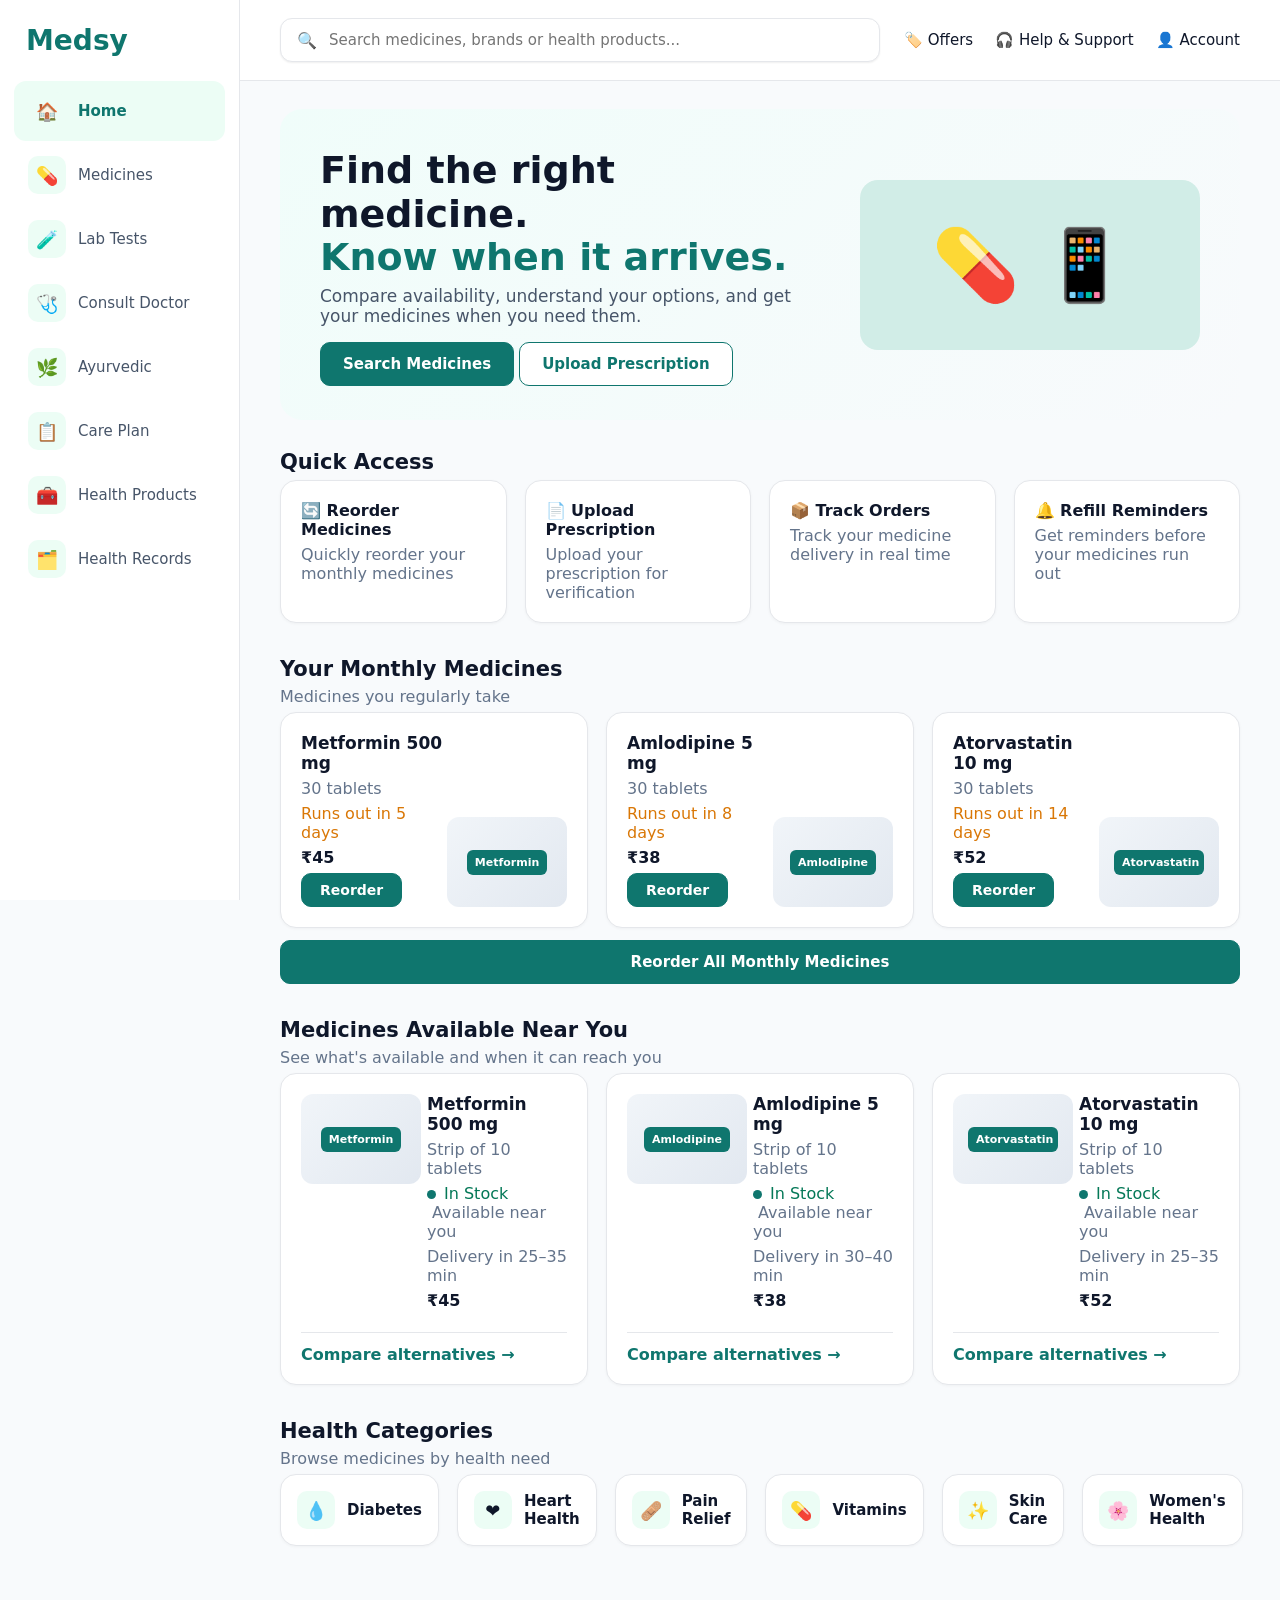
<file: index.html>
<!doctype html>
<html lang="en"><head><meta charset="utf-8"><meta name="viewport" content="width=device-width,initial-scale=1">
<title>Home | Medsy</title>
<link rel="stylesheet" href="style.css">
<script type="text/javascript">
    (function(c,l,a,r,i,t,y){
        c[a]=c[a]||function(){(c[a].q=c[a].q||[]).push(arguments)};
        t=l.createElement(r);t.async=1;t.src="https://www.clarity.ms/tag/"+i;
        y=l.getElementsByTagName(r)[0];y.parentNode.insertBefore(t,y);
    })(window, document, "clarity", "script", "z2q4tsum0z");
</script>
</head><body>
<aside class="side"><a class="logo" href="index.html">Medsy</a><a class="nav on" href="index.html"><span class="ic">🏠</span>Home</a><a class="nav" href="search.html"><span class="ic">💊</span>Medicines</a><a class="nav" href="labs.html"><span class="ic">🧪</span>Lab Tests</a><a class="nav" href="doctor.html"><span class="ic">🩺</span>Consult Doctor</a><a class="nav" href="ayurvedic.html"><span class="ic">🌿</span>Ayurvedic</a><a class="nav" href="monthly.html"><span class="ic">📋</span>Care Plan</a><a class="nav" href="products.html"><span class="ic">🧰</span>Health Products</a><a class="nav" href="records.html"><span class="ic">🗂️</span>Health Records</a></aside>
<div class="main">
<header class="top"><form class="search" action="search.html" method="get"><span>🔍</span><input name="q" value="" placeholder="Search medicines, brands or health products..."></form>
<nav class="tl"><a href="products.html">🏷️ Offers</a><a href="doctor.html">🎧 Help &amp; Support</a><a href="records.html">👤 Account</a></nav></header>
<main class="content"><section class="hero"><div><h1>Find the right medicine.<br><span class="g">Know when it arrives.</span></h1><p>Compare availability, understand your options, and get your medicines when you need them.</p>
<a class="btn" href="search.html?q=Glycomet">Search Medicines</a> <a class="btn ghost" href="upload.html">Upload Prescription</a></div><div class="heroimg">💊 📱</div></section>
<h2>Quick Access</h2><div class="grid4">
<a class="card qa" href="monthly.html"><b>🔄 Reorder Medicines</b><span class="muted">Quickly reorder your monthly medicines</span></a>
<a class="card qa" href="upload.html"><b>📄 Upload Prescription</b><span class="muted">Upload your prescription for verification</span></a>
<a class="card qa" href="track.html"><b>📦 Track Orders</b><span class="muted">Track your medicine delivery in real time</span></a>
<a class="card qa" href="monthly.html"><b>🔔 Refill Reminders</b><span class="muted">Get reminders before your medicines run out</span></a></div>
<h2 class="mt">Your Monthly Medicines</h2><p class="muted">Medicines you regularly take</p>
<div class="grid3"><div class="card mm"><div><h3>Metformin 500 mg</h3><p class="muted">30 tablets</p><p class="warn">Runs out in 5 days</p><p class="price">₹45</p><button class="btn sm" data-toast="Metformin 500 mg added to cart">Reorder</button></div><div class="pack" style="--c:#0f766e"><b>Metformin</b></div></div><div class="card mm"><div><h3>Amlodipine 5 mg</h3><p class="muted">30 tablets</p><p class="warn">Runs out in 8 days</p><p class="price">₹38</p><button class="btn sm" data-toast="Amlodipine 5 mg added to cart">Reorder</button></div><div class="pack" style="--c:#0f766e"><b>Amlodipine</b></div></div><div class="card mm"><div><h3>Atorvastatin 10 mg</h3><p class="muted">30 tablets</p><p class="warn">Runs out in 14 days</p><p class="price">₹52</p><button class="btn sm" data-toast="Atorvastatin 10 mg added to cart">Reorder</button></div><div class="pack" style="--c:#0f766e"><b>Atorvastatin</b></div></div></div>
<button class="btn wide" data-toast="All monthly medicines added to cart">Reorder All Monthly Medicines</button>
<h2 class="mt">Medicines Available Near You</h2><p class="muted">See what's available and when it can reach you</p>
<div class="grid3"><div class="card near"><div class="pack" style="--c:#0f766e"><b>Metformin</b></div><div><h3>Metformin 500 mg</h3><p class="muted">Strip of 10 tablets</p><p><span class="dot"></span><span class="ok">In Stock</span> &nbsp;<span class="muted">Available near you</span></p><p class="muted">Delivery in 25–35 min</p><p class="price">₹45</p></div><a class="link" href="compare.html">Compare alternatives →</a></div><div class="card near"><div class="pack" style="--c:#0f766e"><b>Amlodipine</b></div><div><h3>Amlodipine 5 mg</h3><p class="muted">Strip of 10 tablets</p><p><span class="dot"></span><span class="ok">In Stock</span> &nbsp;<span class="muted">Available near you</span></p><p class="muted">Delivery in 30–40 min</p><p class="price">₹38</p></div><a class="link" href="compare.html">Compare alternatives →</a></div><div class="card near"><div class="pack" style="--c:#0f766e"><b>Atorvastatin</b></div><div><h3>Atorvastatin 10 mg</h3><p class="muted">Strip of 10 tablets</p><p><span class="dot"></span><span class="ok">In Stock</span> &nbsp;<span class="muted">Available near you</span></p><p class="muted">Delivery in 25–35 min</p><p class="price">₹52</p></div><a class="link" href="compare.html">Compare alternatives →</a></div></div>
<h2 class="mt">Health Categories</h2><p class="muted">Browse medicines by health need</p>
<div class="grid6"><a class="card cat" href="search.html?q=Diabetes"><span class="ic">💧</span>Diabetes</a><a class="card cat" href="search.html?q=Heart Health"><span class="ic">❤️</span>Heart Health</a><a class="card cat" href="search.html?q=Pain Relief"><span class="ic">🩹</span>Pain Relief</a><a class="card cat" href="search.html?q=Vitamins"><span class="ic">💊</span>Vitamins</a><a class="card cat" href="search.html?q=Skin Care"><span class="ic">✨</span>Skin Care</a><a class="card cat" href="search.html?q=Women's Health"><span class="ic">🌸</span>Women's Health</a></div></main></div>
<div id="toast" class="toast"></div>
<script src="app.js"></script>
</body></html>
</file>
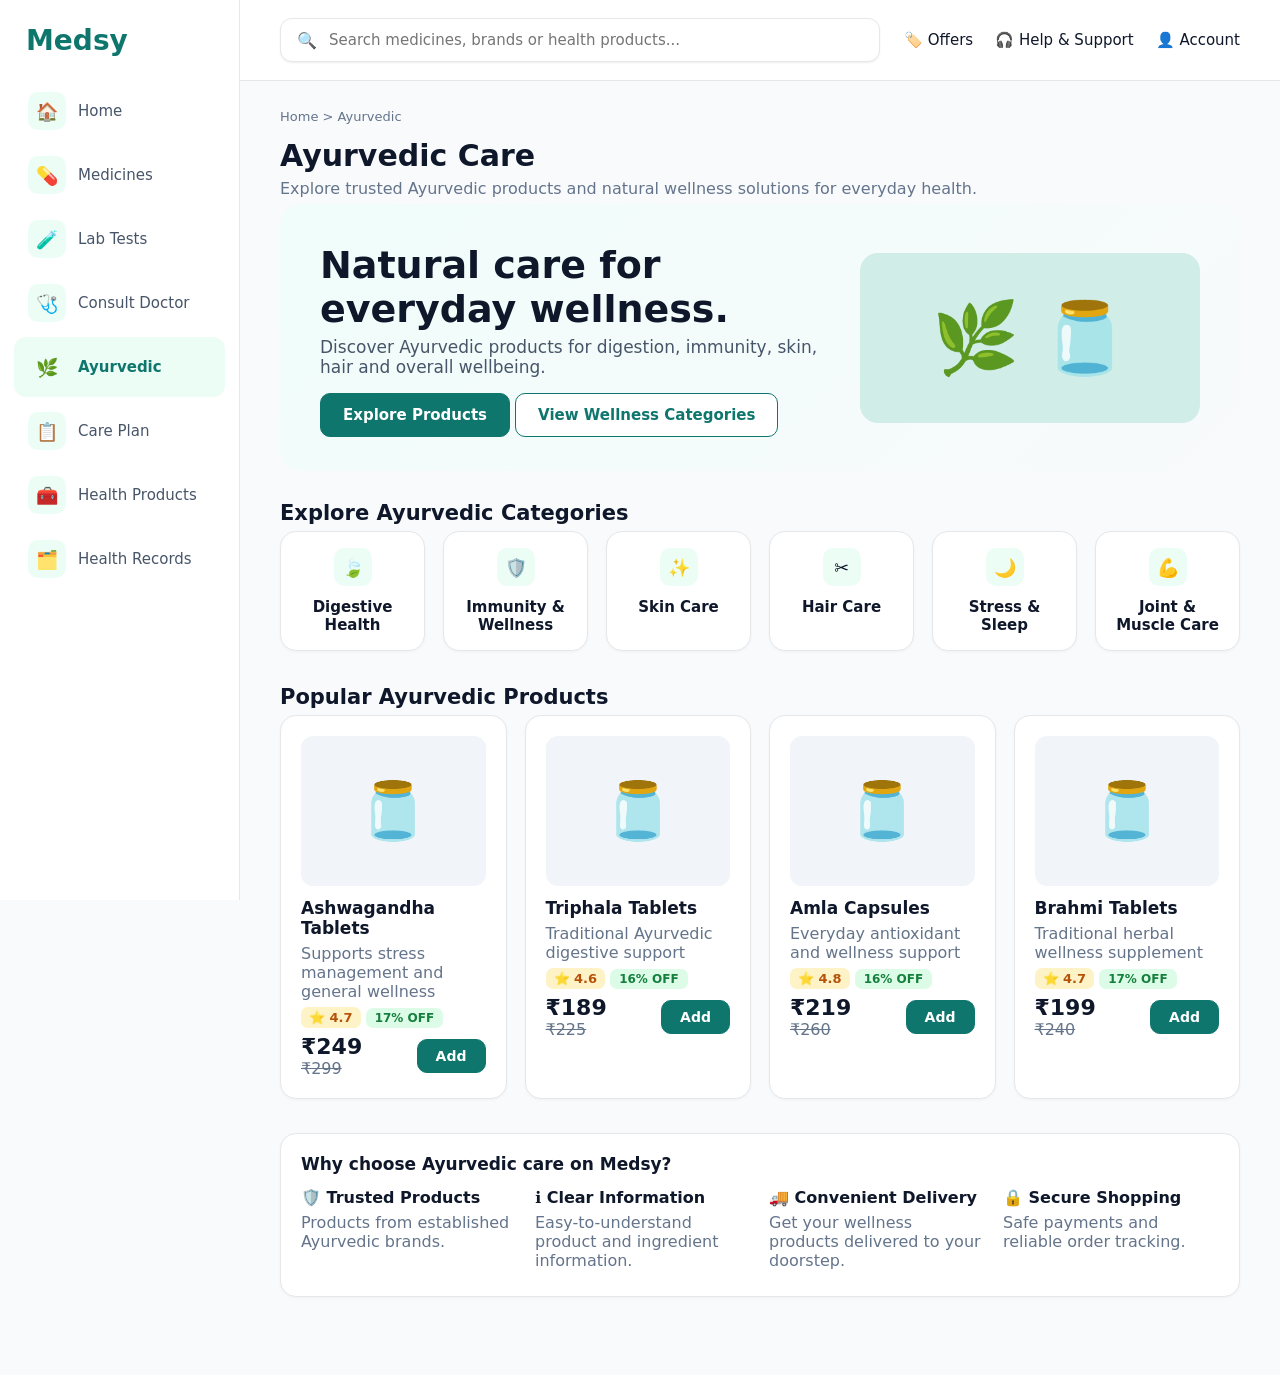
<file: ayurvedic.html>
<!doctype html>
<html lang="en"><head><meta charset="utf-8"><meta name="viewport" content="width=device-width,initial-scale=1">
<title>Ayurvedic | Medsy</title>
<link rel="stylesheet" href="style.css">
<script type="text/javascript">
    (function(c,l,a,r,i,t,y){
        c[a]=c[a]||function(){(c[a].q=c[a].q||[]).push(arguments)};
        t=l.createElement(r);t.async=1;t.src="https://www.clarity.ms/tag/"+i;
        y=l.getElementsByTagName(r)[0];y.parentNode.insertBefore(t,y);
    })(window, document, "clarity", "script", "z2q4tsum0z");
</script>
</head><body>
<aside class="side"><a class="logo" href="index.html">Medsy</a><a class="nav" href="index.html"><span class="ic">🏠</span>Home</a><a class="nav" href="search.html"><span class="ic">💊</span>Medicines</a><a class="nav" href="labs.html"><span class="ic">🧪</span>Lab Tests</a><a class="nav" href="doctor.html"><span class="ic">🩺</span>Consult Doctor</a><a class="nav on" href="ayurvedic.html"><span class="ic">🌿</span>Ayurvedic</a><a class="nav" href="monthly.html"><span class="ic">📋</span>Care Plan</a><a class="nav" href="products.html"><span class="ic">🧰</span>Health Products</a><a class="nav" href="records.html"><span class="ic">🗂️</span>Health Records</a></aside>
<div class="main">
<header class="top"><form class="search" action="search.html" method="get"><span>🔍</span><input name="q" value="" placeholder="Search medicines, brands or health products..."></form>
<nav class="tl"><a href="products.html">🏷️ Offers</a><a href="doctor.html">🎧 Help &amp; Support</a><a href="records.html">👤 Account</a></nav></header>
<main class="content"><div class="crumb"><a href="index.html">Home</a> &gt; <span>Ayurvedic</span></div>
<h1>Ayurvedic Care</h1><p class="muted">Explore trusted Ayurvedic products and natural wellness solutions for everyday health.</p>
<section class="hero"><div><h1>Natural care for<br>everyday wellness.</h1><p>Discover Ayurvedic products for digestion, immunity, skin, hair and overall wellbeing.</p><a class="btn" href="#cats">Explore Products</a> <a class="btn ghost" href="#cats">View Wellness Categories</a></div><div class="heroimg">🌿 🫙</div></section>
<h2 id="cats">Explore Ayurvedic Categories</h2><div class="grid6"><div class="card cat v"><span class="ic">🍃</span>Digestive Health</div><div class="card cat v"><span class="ic">🛡️</span>Immunity &amp; Wellness</div><div class="card cat v"><span class="ic">✨</span>Skin Care</div><div class="card cat v"><span class="ic">✂️</span>Hair Care</div><div class="card cat v"><span class="ic">🌙</span>Stress &amp; Sleep</div><div class="card cat v"><span class="ic">💪</span>Joint &amp; Muscle Care</div></div>
<h2 class="mt">Popular Ayurvedic Products</h2><div class="grid4"><div class="card ay"><div class="aimg">🫙</div><h3>Ashwagandha Tablets</h3><p class="muted">Supports stress management and general wellness</p><p><span class="rate">⭐ 4.7</span> <span class="off">17% OFF</span></p><div class="row"><span><b class="big">₹249</b><br><s class="muted">₹299</s></span><button class="btn sm" data-toast="Ashwagandha Tablets added to cart">Add</button></div></div><div class="card ay"><div class="aimg">🫙</div><h3>Triphala Tablets</h3><p class="muted">Traditional Ayurvedic digestive support</p><p><span class="rate">⭐ 4.6</span> <span class="off">16% OFF</span></p><div class="row"><span><b class="big">₹189</b><br><s class="muted">₹225</s></span><button class="btn sm" data-toast="Triphala Tablets added to cart">Add</button></div></div><div class="card ay"><div class="aimg">🫙</div><h3>Amla Capsules</h3><p class="muted">Everyday antioxidant and wellness support</p><p><span class="rate">⭐ 4.8</span> <span class="off">16% OFF</span></p><div class="row"><span><b class="big">₹219</b><br><s class="muted">₹260</s></span><button class="btn sm" data-toast="Amla Capsules added to cart">Add</button></div></div><div class="card ay"><div class="aimg">🫙</div><h3>Brahmi Tablets</h3><p class="muted">Traditional herbal wellness supplement</p><p><span class="rate">⭐ 4.7</span> <span class="off">17% OFF</span></p><div class="row"><span><b class="big">₹199</b><br><s class="muted">₹240</s></span><button class="btn sm" data-toast="Brahmi Tablets added to cart">Add</button></div></div></div>
<div class="card why2 mt"><h3>Why choose Ayurvedic care on Medsy?</h3><div class="grid4 nb"><div><b>🛡️ Trusted Products</b><p class="muted">Products from established Ayurvedic brands.</p></div><div><b>ℹ️ Clear Information</b><p class="muted">Easy-to-understand product and ingredient information.</p></div><div><b>🚚 Convenient Delivery</b><p class="muted">Get your wellness products delivered to your doorstep.</p></div><div><b>🔒 Secure Shopping</b><p class="muted">Safe payments and reliable order tracking.</p></div></div></div></main></div>
<div id="toast" class="toast"></div>
<script src="app.js"></script>
</body></html>
</file>
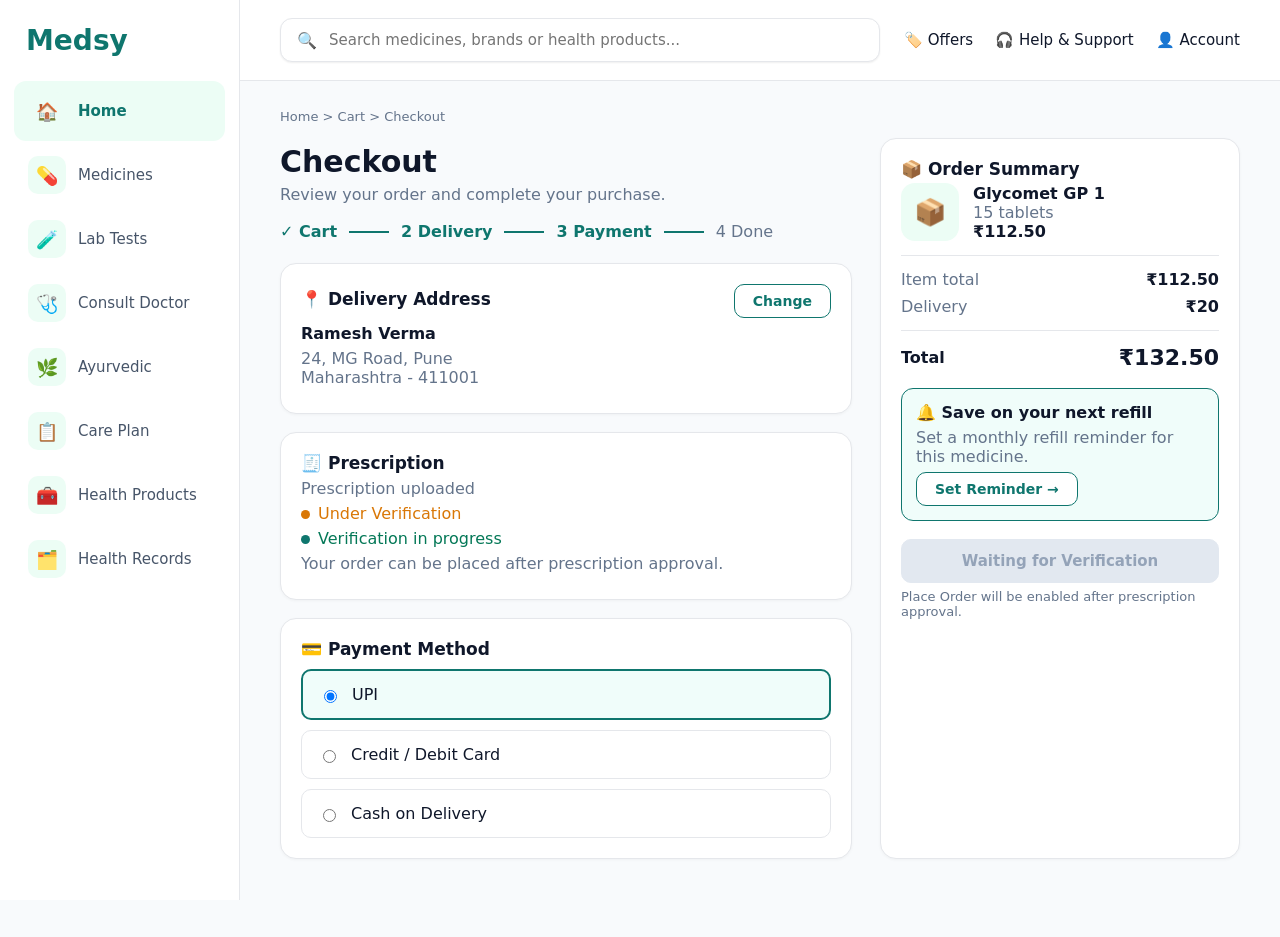
<file: checkout.html>
<!doctype html>
<html lang="en"><head><meta charset="utf-8"><meta name="viewport" content="width=device-width,initial-scale=1">
<title>Checkout | Medsy</title>
<link rel="stylesheet" href="style.css">
<script type="text/javascript">
    (function(c,l,a,r,i,t,y){
        c[a]=c[a]||function(){(c[a].q=c[a].q||[]).push(arguments)};
        t=l.createElement(r);t.async=1;t.src="https://www.clarity.ms/tag/"+i;
        y=l.getElementsByTagName(r)[0];y.parentNode.insertBefore(t,y);
    })(window, document, "clarity", "script", "z2q4tsum0z");
</script>
</head><body>
<aside class="side"><a class="logo" href="index.html">Medsy</a><a class="nav on" href="index.html"><span class="ic">🏠</span>Home</a><a class="nav" href="search.html"><span class="ic">💊</span>Medicines</a><a class="nav" href="labs.html"><span class="ic">🧪</span>Lab Tests</a><a class="nav" href="doctor.html"><span class="ic">🩺</span>Consult Doctor</a><a class="nav" href="ayurvedic.html"><span class="ic">🌿</span>Ayurvedic</a><a class="nav" href="monthly.html"><span class="ic">📋</span>Care Plan</a><a class="nav" href="products.html"><span class="ic">🧰</span>Health Products</a><a class="nav" href="records.html"><span class="ic">🗂️</span>Health Records</a></aside>
<div class="main">
<header class="top"><form class="search" action="search.html" method="get"><span>🔍</span><input name="q" value="" placeholder="Search medicines, brands or health products..."></form>
<nav class="tl"><a href="products.html">🏷️ Offers</a><a href="doctor.html">🎧 Help &amp; Support</a><a href="records.html">👤 Account</a></nav></header>
<main class="content"><div class="crumb"><a href="index.html">Home</a> &gt; <a href="product.html">Cart</a> &gt; <span>Checkout</span></div>
<div class="split3"><div><h1>Checkout</h1><p class="muted">Review your order and complete your purchase.</p>
<div class="stepper"><span class="sd">✓ Cart</span><hr><span class="sd">2 Delivery</span><hr><span class="sd">3 Payment</span><hr><span class="sn">4 Done</span></div>
<div class="card"><div class="row"><h3>📍 Delivery Address</h3><button class="btn ghost sm" data-toast="Address editing not available in prototype">Change</button></div><p><b>Ramesh Verma</b></p><p class="muted">24, MG Road, Pune<br>Maharashtra - 411001</p></div>
<div class="card"><h3>🧾 Prescription</h3><p class="muted">Prescription uploaded</p><p class="warn"><span class="dot o"></span>Under Verification</p><p class="ok"><span class="dot"></span>Verification in progress</p><p class="muted">Your order can be placed after prescription approval.</p></div>
<div class="card"><h3>💳 Payment Method</h3><label class="pay on"><input type="radio" name="pm" checked> UPI</label><label class="pay"><input type="radio" name="pm"> Credit / Debit Card</label><label class="pay"><input type="radio" name="pm"> Cash on Delivery</label></div></div>
<aside class="card sum"><h3>📦 Order Summary</h3><div class="row2"><div class="ic big2">📦</div><div><b>Glycomet GP 1</b><br><span class="muted">15 tablets</span><br><b>₹112.50</b></div></div><hr>
<div class="row"><span class="muted">Item total</span><b>₹112.50</b></div><div class="row"><span class="muted">Delivery</span><b>₹20</b></div><hr><div class="row"><b>Total</b><b class="big">₹132.50</b></div>
<div class="remind"><b>🔔 Save on your next refill</b><p class="muted">Set a monthly refill reminder for this medicine.</p><a class="btn ghost sm" href="monthly.html">Set Reminder →</a></div>
<button class="btn dis wide" id="place">Waiting for Verification</button><p class="muted sm2">Place Order will be enabled after prescription approval.</p></aside></div></main></div>
<div id="toast" class="toast"></div>
<script src="app.js"></script>
</body></html>
</file>
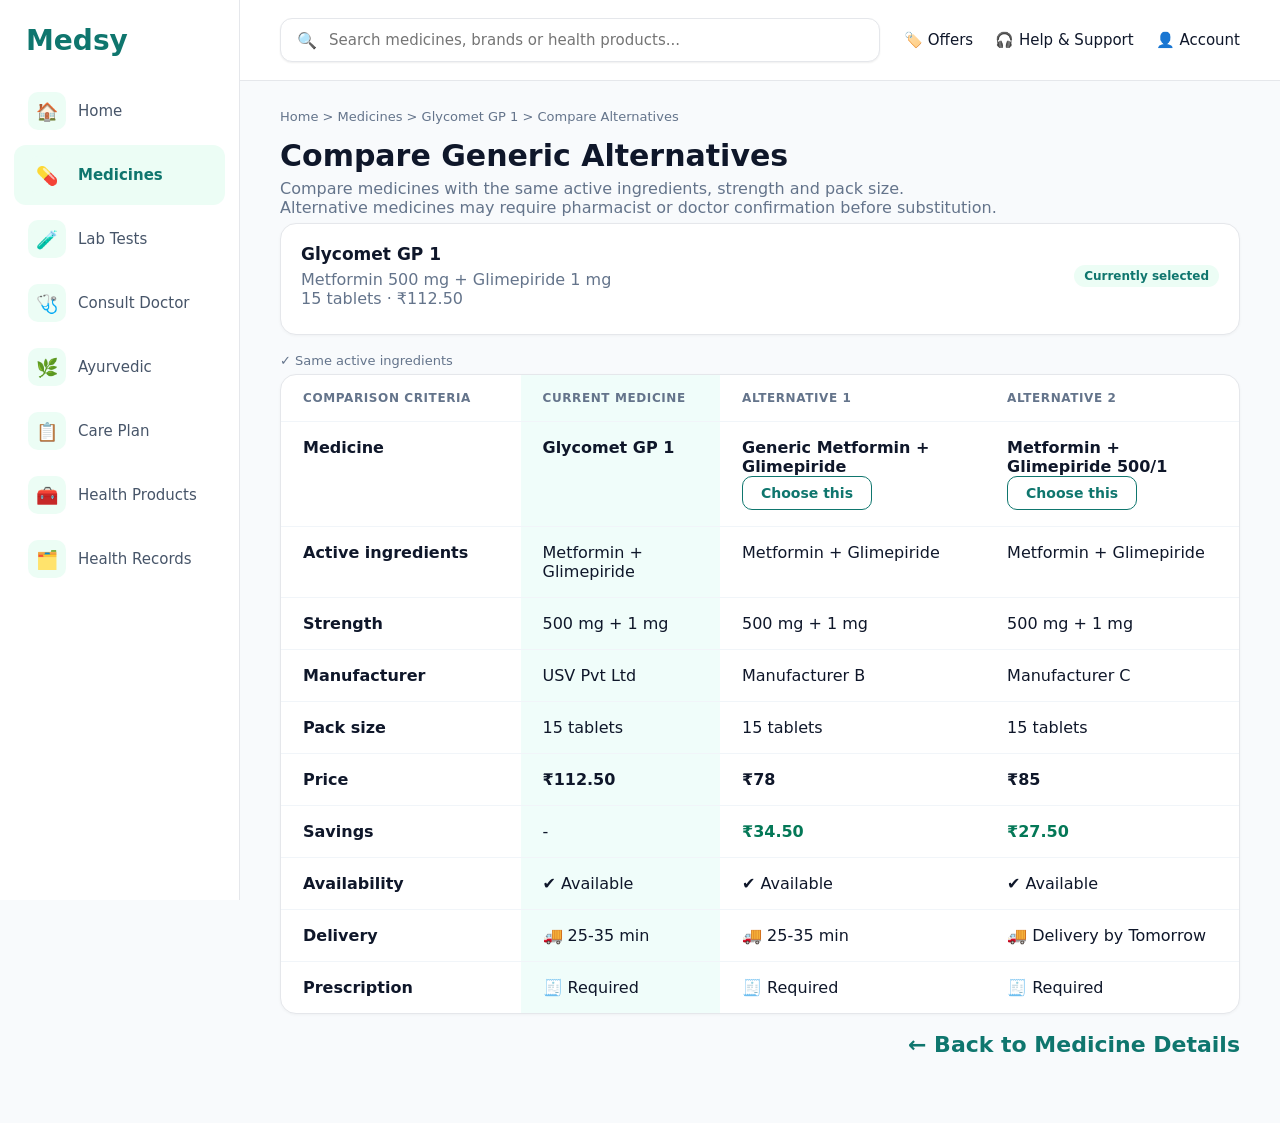
<file: compare.html>
<!doctype html>
<html lang="en"><head><meta charset="utf-8"><meta name="viewport" content="width=device-width,initial-scale=1">
<title>Compare alternatives | Medsy</title>
<link rel="stylesheet" href="style.css">
<script type="text/javascript">
    (function(c,l,a,r,i,t,y){
        c[a]=c[a]||function(){(c[a].q=c[a].q||[]).push(arguments)};
        t=l.createElement(r);t.async=1;t.src="https://www.clarity.ms/tag/"+i;
        y=l.getElementsByTagName(r)[0];y.parentNode.insertBefore(t,y);
    })(window, document, "clarity", "script", "z2q4tsum0z");
</script>
</head><body>
<aside class="side"><a class="logo" href="index.html">Medsy</a><a class="nav" href="index.html"><span class="ic">🏠</span>Home</a><a class="nav on" href="search.html"><span class="ic">💊</span>Medicines</a><a class="nav" href="labs.html"><span class="ic">🧪</span>Lab Tests</a><a class="nav" href="doctor.html"><span class="ic">🩺</span>Consult Doctor</a><a class="nav" href="ayurvedic.html"><span class="ic">🌿</span>Ayurvedic</a><a class="nav" href="monthly.html"><span class="ic">📋</span>Care Plan</a><a class="nav" href="products.html"><span class="ic">🧰</span>Health Products</a><a class="nav" href="records.html"><span class="ic">🗂️</span>Health Records</a></aside>
<div class="main">
<header class="top"><form class="search" action="search.html" method="get"><span>🔍</span><input name="q" value="" placeholder="Search medicines, brands or health products..."></form>
<nav class="tl"><a href="products.html">🏷️ Offers</a><a href="doctor.html">🎧 Help &amp; Support</a><a href="records.html">👤 Account</a></nav></header>
<main class="content"><div class="crumb"><a href="index.html">Home</a> &gt; <a href="search.html">Medicines</a> &gt; <a href="product.html">Glycomet GP 1</a> &gt; <span>Compare Alternatives</span></div>
<h1>Compare Generic Alternatives</h1><p class="muted">Compare medicines with the same active ingredients, strength and pack size.<br>Alternative medicines may require pharmacist or doctor confirmation before substitution.</p>
<div class="card sel1"><div><h3>Glycomet GP 1</h3><p class="muted">Metformin 500 mg + Glimepiride 1 mg<br>15 tablets · ₹112.50</p></div><span class="tag g2">Currently selected</span></div>
<p class="muted sm2">✓ Same active ingredients</p>
<div class="card tbl"><table><thead><tr><th>COMPARISON CRITERIA</th><th class="cur">CURRENT MEDICINE</th><th>ALTERNATIVE 1</th><th>ALTERNATIVE 2</th></tr></thead><tbody>
<tr><td><b>Medicine</b></td><td class="cur"><b>Glycomet GP 1</b></td><td><b>Generic Metformin + Glimepiride</b><br><a class="btn ghost sm" href="upload.html">Choose this</a></td><td><b>Metformin + Glimepiride 500/1</b><br><a class="btn ghost sm" href="upload.html">Choose this</a></td></tr>
<tr><td><b>Active ingredients</b></td><td class="cur">Metformin + Glimepiride</td><td>Metformin + Glimepiride</td><td>Metformin + Glimepiride</td></tr>
<tr><td><b>Strength</b></td><td class="cur">500 mg + 1 mg</td><td>500 mg + 1 mg</td><td>500 mg + 1 mg</td></tr>
<tr><td><b>Manufacturer</b></td><td class="cur">USV Pvt Ltd</td><td>Manufacturer B</td><td>Manufacturer C</td></tr>
<tr><td><b>Pack size</b></td><td class="cur">15 tablets</td><td>15 tablets</td><td>15 tablets</td></tr>
<tr><td><b>Price</b></td><td class="cur"><b>₹112.50</b></td><td><b>₹78</b></td><td><b>₹85</b></td></tr>
<tr><td><b>Savings</b></td><td class="cur">-</td><td class="ok"><b>₹34.50</b></td><td class="ok"><b>₹27.50</b></td></tr>
<tr><td><b>Availability</b></td><td class="cur">✔ Available</td><td>✔ Available</td><td>✔ Available</td></tr>
<tr><td><b>Delivery</b></td><td class="cur">🚚 25-35 min</td><td>🚚 25-35 min</td><td>🚚 Delivery by Tomorrow</td></tr>
<tr><td><b>Prescription</b></td><td class="cur">🧾 Required</td><td>🧾 Required</td><td>🧾 Required</td></tr></tbody></table></div>
<p class="right"><a class="link xl2" href="product.html">← Back to Medicine Details</a></p></main></div>
<div id="toast" class="toast"></div>
<script src="app.js"></script>
</body></html>
</file>
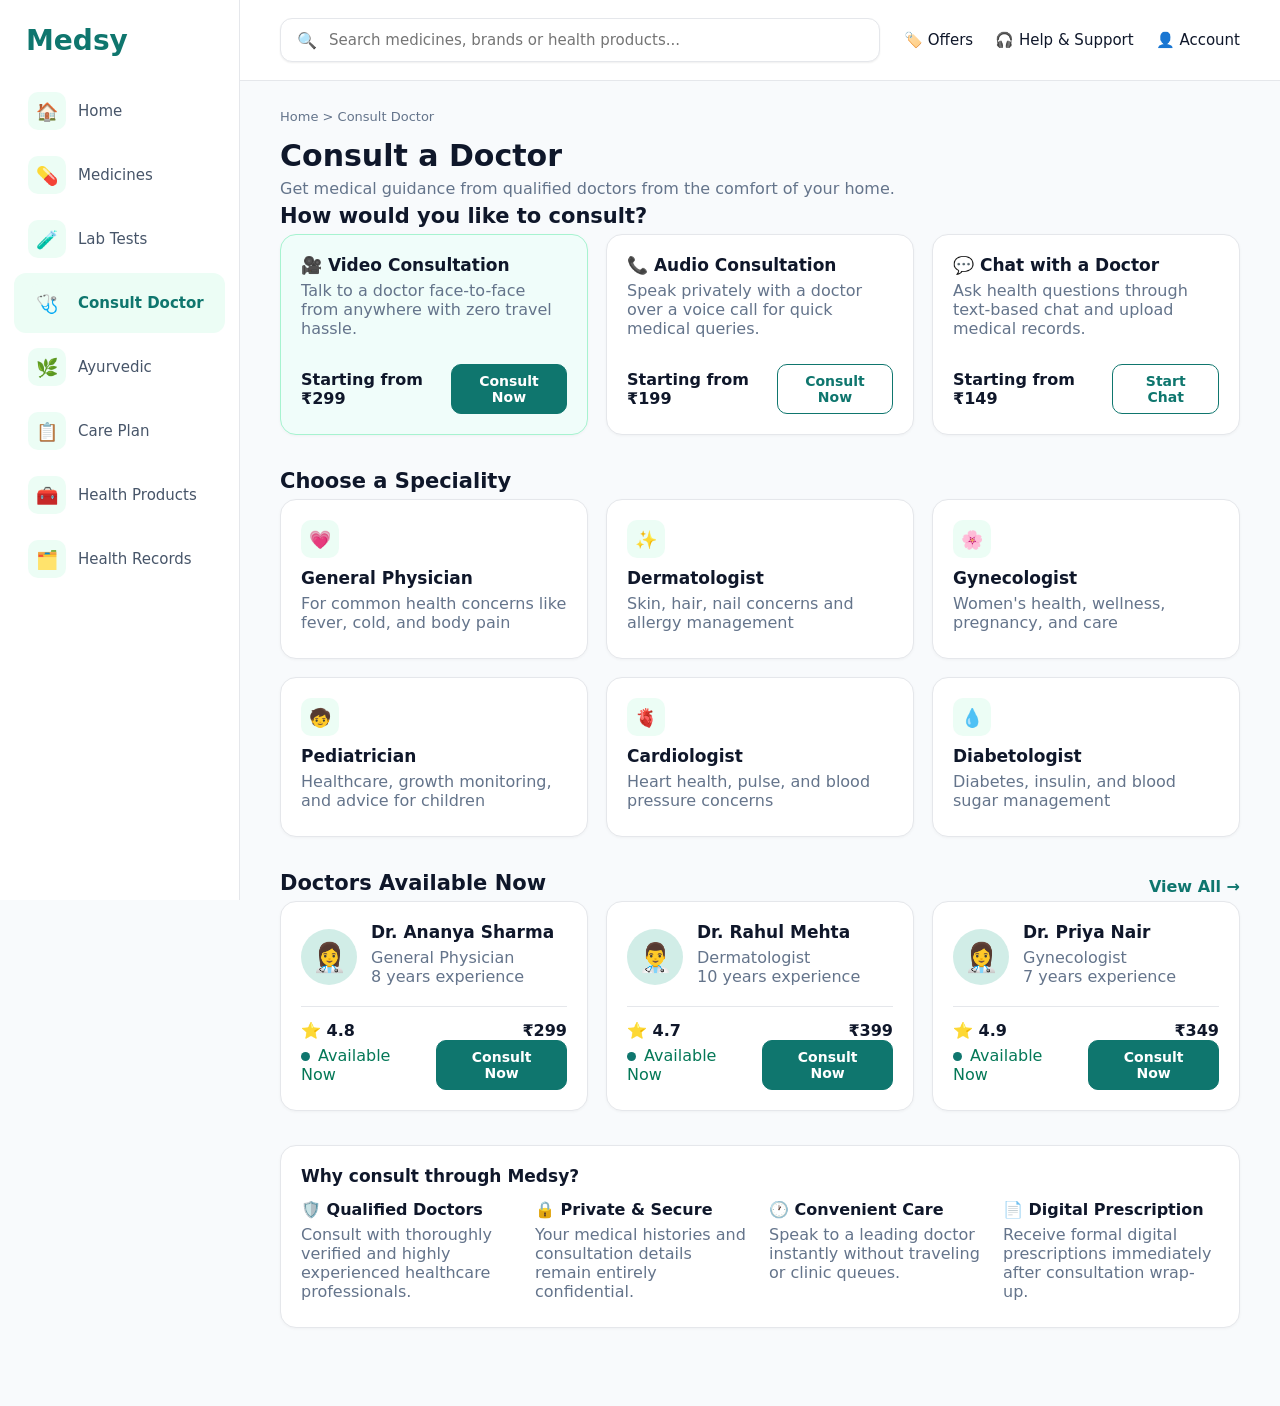
<file: doctor.html>
<!doctype html>
<html lang="en"><head><meta charset="utf-8"><meta name="viewport" content="width=device-width,initial-scale=1">
<title>Consult doctor | Medsy</title>
<link rel="stylesheet" href="style.css">
<script type="text/javascript">
    (function(c,l,a,r,i,t,y){
        c[a]=c[a]||function(){(c[a].q=c[a].q||[]).push(arguments)};
        t=l.createElement(r);t.async=1;t.src="https://www.clarity.ms/tag/"+i;
        y=l.getElementsByTagName(r)[0];y.parentNode.insertBefore(t,y);
    })(window, document, "clarity", "script", "z2q4tsum0z");
</script>
</head><body>
<aside class="side"><a class="logo" href="index.html">Medsy</a><a class="nav" href="index.html"><span class="ic">🏠</span>Home</a><a class="nav" href="search.html"><span class="ic">💊</span>Medicines</a><a class="nav" href="labs.html"><span class="ic">🧪</span>Lab Tests</a><a class="nav on" href="doctor.html"><span class="ic">🩺</span>Consult Doctor</a><a class="nav" href="ayurvedic.html"><span class="ic">🌿</span>Ayurvedic</a><a class="nav" href="monthly.html"><span class="ic">📋</span>Care Plan</a><a class="nav" href="products.html"><span class="ic">🧰</span>Health Products</a><a class="nav" href="records.html"><span class="ic">🗂️</span>Health Records</a></aside>
<div class="main">
<header class="top"><form class="search" action="search.html" method="get"><span>🔍</span><input name="q" value="" placeholder="Search medicines, brands or health products..."></form>
<nav class="tl"><a href="products.html">🏷️ Offers</a><a href="doctor.html">🎧 Help &amp; Support</a><a href="records.html">👤 Account</a></nav></header>
<main class="content"><div class="crumb"><a href="index.html">Home</a> &gt; <span>Consult Doctor</span></div>
<h1>Consult a Doctor</h1><p class="muted">Get medical guidance from qualified doctors from the comfort of your home.</p>
<h2>How would you like to consult?</h2><div class="grid3"><div class="card cons hl"><h3>🎥 Video Consultation</h3><p class="muted">Talk to a doctor face-to-face from anywhere with zero travel hassle.</p><div class="row"><b>Starting from ₹299</b><button class="btn sm" data-toast="Video Consultation requested">Consult Now</button></div></div><div class="card cons"><h3>📞 Audio Consultation</h3><p class="muted">Speak privately with a doctor over a voice call for quick medical queries.</p><div class="row"><b>Starting from ₹199</b><button class="btn ghost sm" data-toast="Audio Consultation requested">Consult Now</button></div></div><div class="card cons"><h3>💬 Chat with a Doctor</h3><p class="muted">Ask health questions through text-based chat and upload medical records.</p><div class="row"><b>Starting from ₹149</b><button class="btn ghost sm" data-toast="Chat with a Doctor requested">Start Chat</button></div></div></div>
<h2 class="mt">Choose a Speciality</h2><div class="grid3"><div class="card spec"><span class="ic">💗</span><h3>General Physician</h3><p class="muted">For common health concerns like fever, cold, and body pain</p></div><div class="card spec"><span class="ic">✨</span><h3>Dermatologist</h3><p class="muted">Skin, hair, nail concerns and allergy management</p></div><div class="card spec"><span class="ic">🌸</span><h3>Gynecologist</h3><p class="muted">Women's health, wellness, pregnancy, and care</p></div><div class="card spec"><span class="ic">🧒</span><h3>Pediatrician</h3><p class="muted">Healthcare, growth monitoring, and advice for children</p></div><div class="card spec"><span class="ic">🫀</span><h3>Cardiologist</h3><p class="muted">Heart health, pulse, and blood pressure concerns</p></div><div class="card spec"><span class="ic">💧</span><h3>Diabetologist</h3><p class="muted">Diabetes, insulin, and blood sugar management</p></div></div>
<div class="row mt"><h2>Doctors Available Now</h2><a class="link" href="#" data-toast="Full doctor list not available in prototype">View All →</a></div><div class="grid3"><div class="card dr"><div class="row2"><div class="av">👩‍⚕️</div><div><h3>Dr. Ananya Sharma</h3><p class="muted">General Physician<br>8 years experience</p></div></div><hr><div class="row"><b>⭐ 4.8</b><b>₹299</b></div><div class="row"><span class="ok"><span class="dot"></span>Available Now</span><button class="btn sm" data-toast="Consultation with Dr. Ananya Sharma requested">Consult Now</button></div></div><div class="card dr"><div class="row2"><div class="av">👨‍⚕️</div><div><h3>Dr. Rahul Mehta</h3><p class="muted">Dermatologist<br>10 years experience</p></div></div><hr><div class="row"><b>⭐ 4.7</b><b>₹399</b></div><div class="row"><span class="ok"><span class="dot"></span>Available Now</span><button class="btn sm" data-toast="Consultation with Dr. Rahul Mehta requested">Consult Now</button></div></div><div class="card dr"><div class="row2"><div class="av">👩‍⚕️</div><div><h3>Dr. Priya Nair</h3><p class="muted">Gynecologist<br>7 years experience</p></div></div><hr><div class="row"><b>⭐ 4.9</b><b>₹349</b></div><div class="row"><span class="ok"><span class="dot"></span>Available Now</span><button class="btn sm" data-toast="Consultation with Dr. Priya Nair requested">Consult Now</button></div></div></div>
<div class="card why2 mt"><h3>Why consult through Medsy?</h3><div class="grid4 nb"><div><b>🛡️ Qualified Doctors</b><p class="muted">Consult with thoroughly verified and highly experienced healthcare professionals.</p></div><div><b>🔒 Private &amp; Secure</b><p class="muted">Your medical histories and consultation details remain entirely confidential.</p></div><div><b>🕐 Convenient Care</b><p class="muted">Speak to a leading doctor instantly without traveling or clinic queues.</p></div><div><b>📄 Digital Prescription</b><p class="muted">Receive formal digital prescriptions immediately after consultation wrap-up.</p></div></div></div></main></div>
<div id="toast" class="toast"></div>
<script src="app.js"></script>
</body></html>
</file>
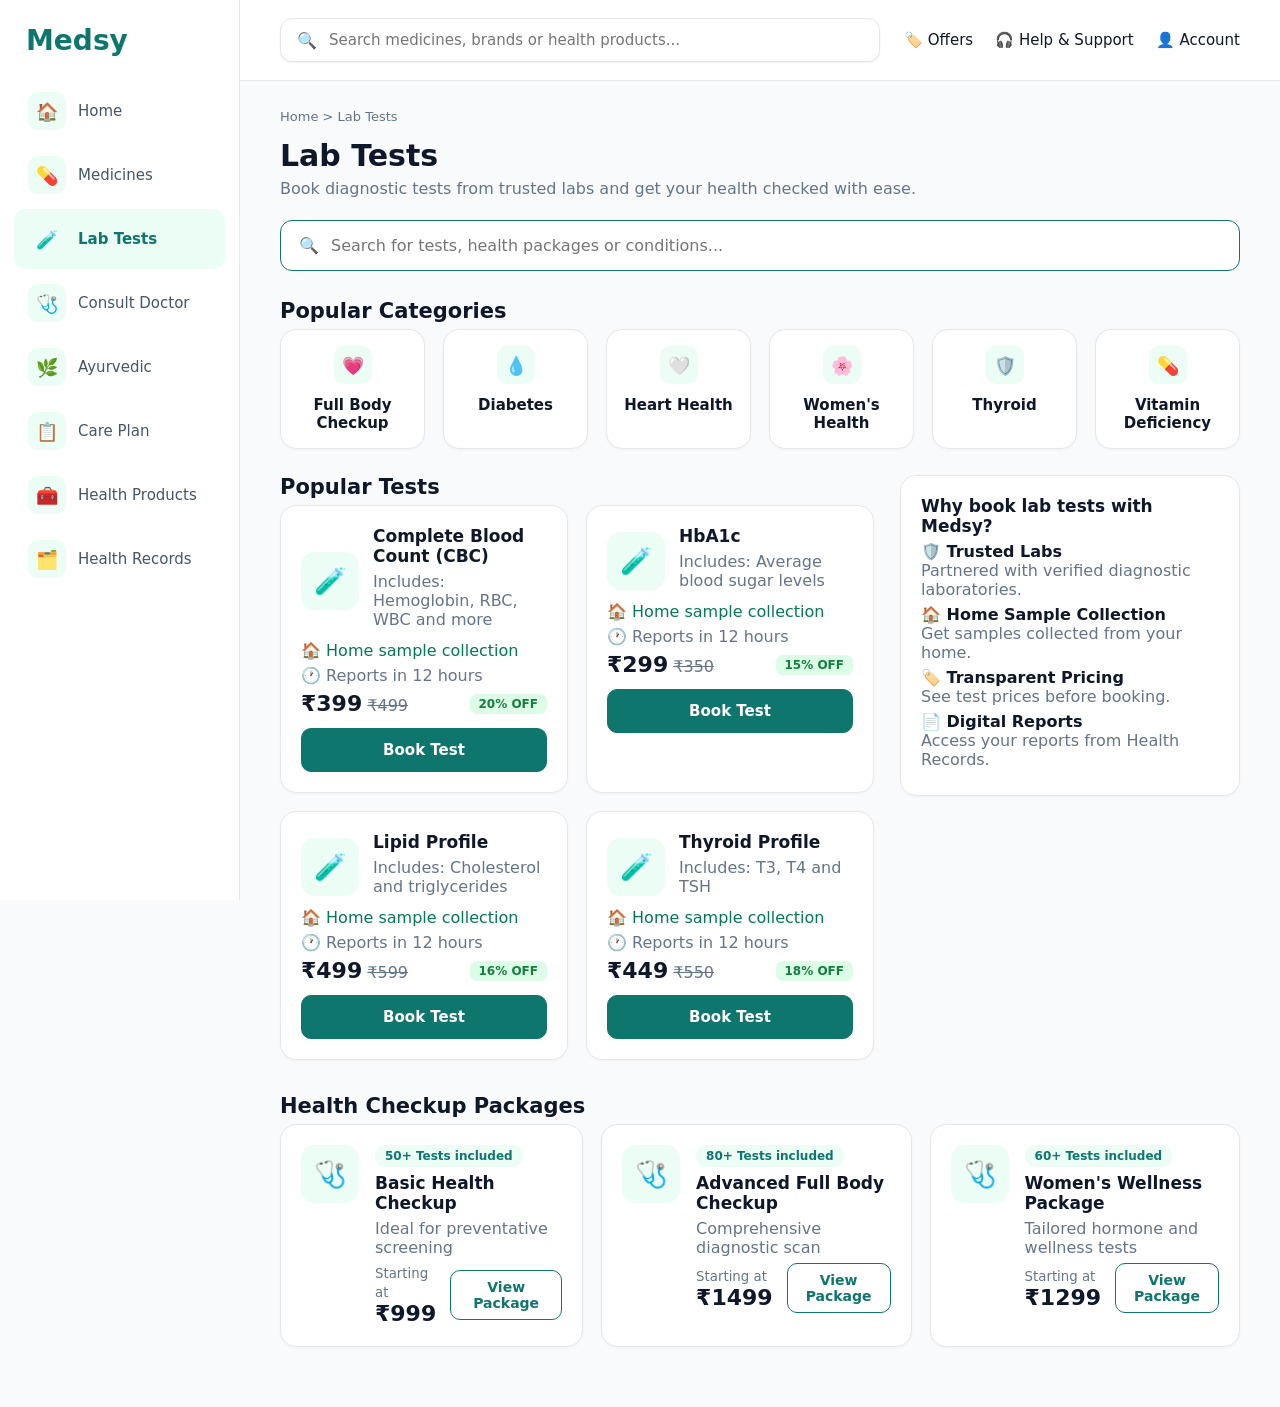
<file: labs.html>
<!doctype html>
<html lang="en"><head><meta charset="utf-8"><meta name="viewport" content="width=device-width,initial-scale=1">
<title>Lab tests | Medsy</title>
<link rel="stylesheet" href="style.css">
<script type="text/javascript">
    (function(c,l,a,r,i,t,y){
        c[a]=c[a]||function(){(c[a].q=c[a].q||[]).push(arguments)};
        t=l.createElement(r);t.async=1;t.src="https://www.clarity.ms/tag/"+i;
        y=l.getElementsByTagName(r)[0];y.parentNode.insertBefore(t,y);
    })(window, document, "clarity", "script", "z2q4tsum0z");
</script>
</head><body>
<aside class="side"><a class="logo" href="index.html">Medsy</a><a class="nav" href="index.html"><span class="ic">🏠</span>Home</a><a class="nav" href="search.html"><span class="ic">💊</span>Medicines</a><a class="nav on" href="labs.html"><span class="ic">🧪</span>Lab Tests</a><a class="nav" href="doctor.html"><span class="ic">🩺</span>Consult Doctor</a><a class="nav" href="ayurvedic.html"><span class="ic">🌿</span>Ayurvedic</a><a class="nav" href="monthly.html"><span class="ic">📋</span>Care Plan</a><a class="nav" href="products.html"><span class="ic">🧰</span>Health Products</a><a class="nav" href="records.html"><span class="ic">🗂️</span>Health Records</a></aside>
<div class="main">
<header class="top"><form class="search" action="search.html" method="get"><span>🔍</span><input name="q" value="" placeholder="Search medicines, brands or health products..."></form>
<nav class="tl"><a href="products.html">🏷️ Offers</a><a href="doctor.html">🎧 Help &amp; Support</a><a href="records.html">👤 Account</a></nav></header>
<main class="content"><div class="crumb"><a href="index.html">Home</a> &gt; <span>Lab Tests</span></div>
<h1>Lab Tests</h1><p class="muted">Book diagnostic tests from trusted labs and get your health checked with ease.</p>
<div class="bigsearch">🔍 <input placeholder="Search for tests, health packages or conditions..."></div>
<h2>Popular Categories</h2><div class="grid6"><div class="card cat v"><span class="ic">💗</span>Full Body Checkup</div><div class="card cat v"><span class="ic">💧</span>Diabetes</div><div class="card cat v"><span class="ic">🤍</span>Heart Health</div><div class="card cat v"><span class="ic">🌸</span>Women's Health</div><div class="card cat v"><span class="ic">🛡️</span>Thyroid</div><div class="card cat v"><span class="ic">💊</span>Vitamin Deficiency</div></div>
<div class="split4"><div><h2>Popular Tests</h2><div class="grid2"><div class="card lt"><div class="row2"><div class="ic big2">🧪</div><div><h3>Complete Blood Count (CBC)</h3><p class="muted">Includes: Hemoglobin, RBC, WBC and more</p></div></div><p class="ok">🏠 Home sample collection</p><p class="muted">🕐 Reports in 12 hours</p><div class="row"><span><b class="big">₹399</b> <s class="muted">₹499</s></span><span class="off">20% OFF</span></div><button class="btn wide" data-toast="Complete Blood Count (CBC) added for booking">Book Test</button></div><div class="card lt"><div class="row2"><div class="ic big2">🧪</div><div><h3>HbA1c</h3><p class="muted">Includes: Average blood sugar levels</p></div></div><p class="ok">🏠 Home sample collection</p><p class="muted">🕐 Reports in 12 hours</p><div class="row"><span><b class="big">₹299</b> <s class="muted">₹350</s></span><span class="off">15% OFF</span></div><button class="btn wide" data-toast="HbA1c added for booking">Book Test</button></div><div class="card lt"><div class="row2"><div class="ic big2">🧪</div><div><h3>Lipid Profile</h3><p class="muted">Includes: Cholesterol and triglycerides</p></div></div><p class="ok">🏠 Home sample collection</p><p class="muted">🕐 Reports in 12 hours</p><div class="row"><span><b class="big">₹499</b> <s class="muted">₹599</s></span><span class="off">16% OFF</span></div><button class="btn wide" data-toast="Lipid Profile added for booking">Book Test</button></div><div class="card lt"><div class="row2"><div class="ic big2">🧪</div><div><h3>Thyroid Profile</h3><p class="muted">Includes: T3, T4 and TSH</p></div></div><p class="ok">🏠 Home sample collection</p><p class="muted">🕐 Reports in 12 hours</p><div class="row"><span><b class="big">₹449</b> <s class="muted">₹550</s></span><span class="off">18% OFF</span></div><button class="btn wide" data-toast="Thyroid Profile added for booking">Book Test</button></div></div></div>
<aside class="card why"><h3>Why book lab tests with Medsy?</h3><p><b>🛡️ Trusted Labs</b><br><span class="muted">Partnered with verified diagnostic laboratories.</span></p><p><b>🏠 Home Sample Collection</b><br><span class="muted">Get samples collected from your home.</span></p><p><b>🏷️ Transparent Pricing</b><br><span class="muted">See test prices before booking.</span></p><p><b>📄 Digital Reports</b><br><span class="muted">Access your reports from Health Records.</span></p></aside></div>
<h2 class="mt">Health Checkup Packages</h2><div class="grid3"><div class="card pkg"><div class="ic big2">🩺</div><div><span class="tag g2">50+ Tests included</span><h3>Basic Health Checkup</h3><p class="muted">Ideal for preventative screening</p><div class="row"><span><small class="muted">Starting at</small><br><b class="big">₹999</b></span><button class="btn ghost sm" data-toast="Package details not available in prototype">View Package</button></div></div></div><div class="card pkg"><div class="ic big2">🩺</div><div><span class="tag g2">80+ Tests included</span><h3>Advanced Full Body Checkup</h3><p class="muted">Comprehensive diagnostic scan</p><div class="row"><span><small class="muted">Starting at</small><br><b class="big">₹1499</b></span><button class="btn ghost sm" data-toast="Package details not available in prototype">View Package</button></div></div></div><div class="card pkg"><div class="ic big2">🩺</div><div><span class="tag g2">60+ Tests included</span><h3>Women's Wellness Package</h3><p class="muted">Tailored hormone and wellness tests</p><div class="row"><span><small class="muted">Starting at</small><br><b class="big">₹1299</b></span><button class="btn ghost sm" data-toast="Package details not available in prototype">View Package</button></div></div></div></div></main></div>
<div id="toast" class="toast"></div>
<script src="app.js"></script>
</body></html>
</file>
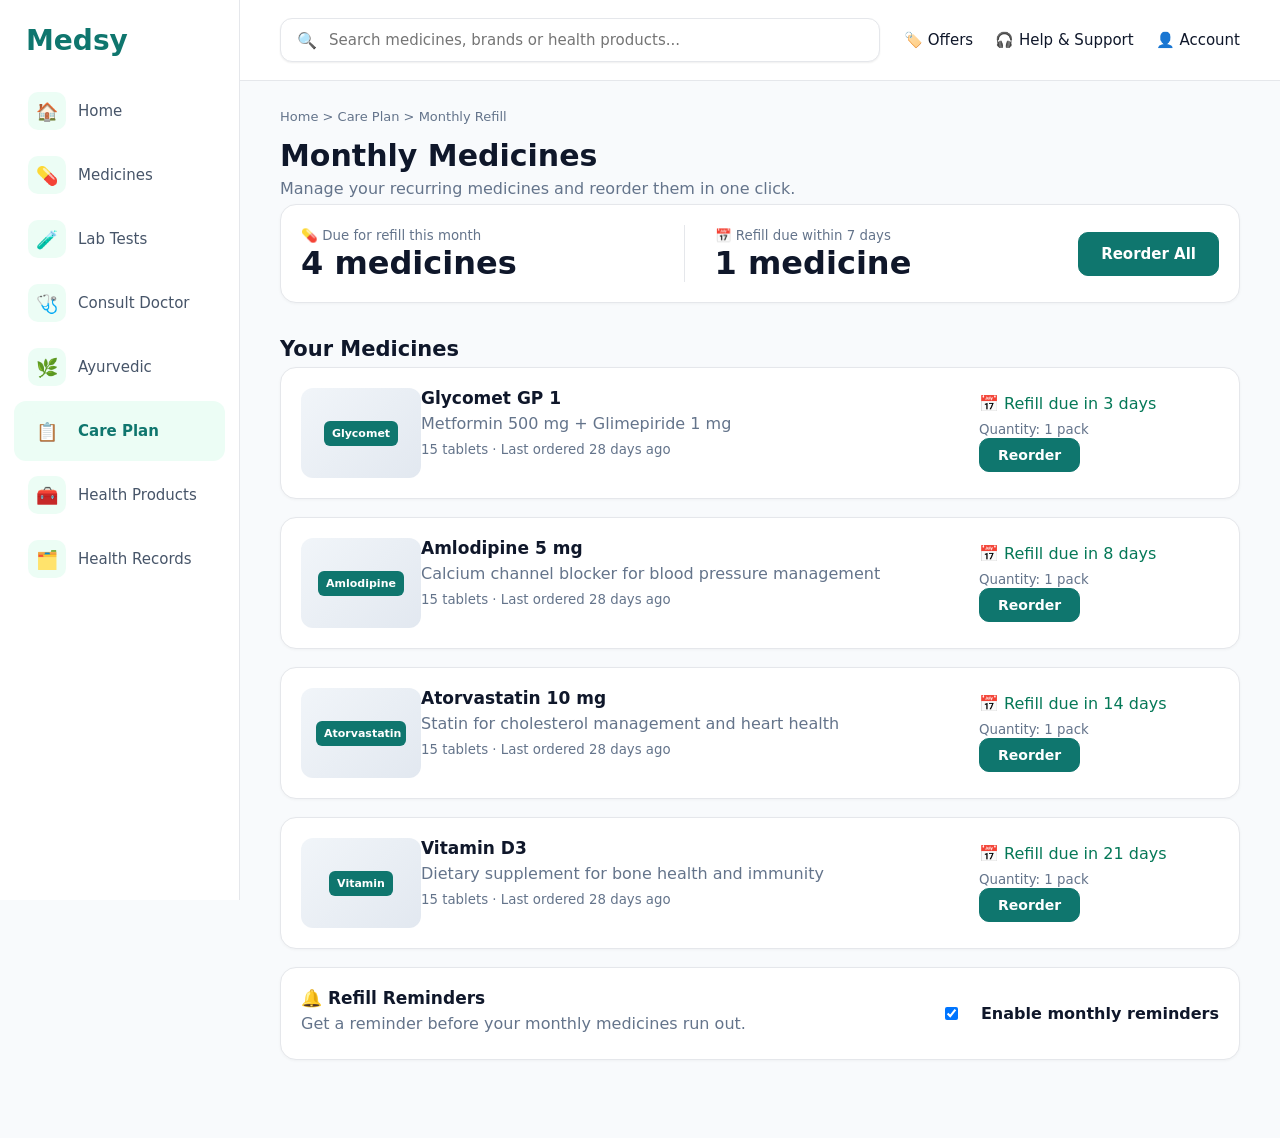
<file: monthly.html>
<!doctype html>
<html lang="en"><head><meta charset="utf-8"><meta name="viewport" content="width=device-width,initial-scale=1">
<title>Monthly refill | Medsy</title>
<link rel="stylesheet" href="style.css">
<script type="text/javascript">
    (function(c,l,a,r,i,t,y){
        c[a]=c[a]||function(){(c[a].q=c[a].q||[]).push(arguments)};
        t=l.createElement(r);t.async=1;t.src="https://www.clarity.ms/tag/"+i;
        y=l.getElementsByTagName(r)[0];y.parentNode.insertBefore(t,y);
    })(window, document, "clarity", "script", "z2q4tsum0z");
</script>
</head><body>
<aside class="side"><a class="logo" href="index.html">Medsy</a><a class="nav" href="index.html"><span class="ic">🏠</span>Home</a><a class="nav" href="search.html"><span class="ic">💊</span>Medicines</a><a class="nav" href="labs.html"><span class="ic">🧪</span>Lab Tests</a><a class="nav" href="doctor.html"><span class="ic">🩺</span>Consult Doctor</a><a class="nav" href="ayurvedic.html"><span class="ic">🌿</span>Ayurvedic</a><a class="nav on" href="monthly.html"><span class="ic">📋</span>Care Plan</a><a class="nav" href="products.html"><span class="ic">🧰</span>Health Products</a><a class="nav" href="records.html"><span class="ic">🗂️</span>Health Records</a></aside>
<div class="main">
<header class="top"><form class="search" action="search.html" method="get"><span>🔍</span><input name="q" value="" placeholder="Search medicines, brands or health products..."></form>
<nav class="tl"><a href="products.html">🏷️ Offers</a><a href="doctor.html">🎧 Help &amp; Support</a><a href="records.html">👤 Account</a></nav></header>
<main class="content"><div class="crumb"><a href="index.html">Home</a> &gt; <a href="monthly.html">Care Plan</a> &gt; <span>Monthly Refill</span></div>
<h1>Monthly Medicines</h1><p class="muted">Manage your recurring medicines and reorder them in one click.</p>
<div class="card row stats"><div><small class="muted">💊 Due for refill this month</small><div class="big xl">4 medicines</div></div><div><small class="muted">📅 Refill due within 7 days</small><div class="big xl">1 medicine</div></div><button class="btn" data-toast="All medicines added to cart">Reorder All</button></div>
<h2 class="mt">Your Medicines</h2><div class="card mrow"><div class="pack" style="--c:#0f766e"><b>Glycomet</b></div><div><h3>Glycomet GP 1</h3><p class="muted">Metformin 500 mg + Glimepiride 1 mg</p><small class="muted">15 tablets · Last ordered 28 days ago</small></div><div class="mr"><p class="ok">📅 Refill due in 3 days</p><small class="muted">Quantity: 1 pack</small><br><button class="btn sm" data-toast="Glycomet GP 1 added to cart">Reorder</button></div></div><div class="card mrow"><div class="pack" style="--c:#0f766e"><b>Amlodipine</b></div><div><h3>Amlodipine 5 mg</h3><p class="muted">Calcium channel blocker for blood pressure management</p><small class="muted">15 tablets · Last ordered 28 days ago</small></div><div class="mr"><p class="ok">📅 Refill due in 8 days</p><small class="muted">Quantity: 1 pack</small><br><button class="btn sm" data-toast="Amlodipine 5 mg added to cart">Reorder</button></div></div><div class="card mrow"><div class="pack" style="--c:#0f766e"><b>Atorvastatin</b></div><div><h3>Atorvastatin 10 mg</h3><p class="muted">Statin for cholesterol management and heart health</p><small class="muted">15 tablets · Last ordered 28 days ago</small></div><div class="mr"><p class="ok">📅 Refill due in 14 days</p><small class="muted">Quantity: 1 pack</small><br><button class="btn sm" data-toast="Atorvastatin 10 mg added to cart">Reorder</button></div></div><div class="card mrow"><div class="pack" style="--c:#0f766e"><b>Vitamin</b></div><div><h3>Vitamin D3</h3><p class="muted">Dietary supplement for bone health and immunity</p><small class="muted">15 tablets · Last ordered 28 days ago</small></div><div class="mr"><p class="ok">📅 Refill due in 21 days</p><small class="muted">Quantity: 1 pack</small><br><button class="btn sm" data-toast="Vitamin D3 added to cart">Reorder</button></div></div>
<div class="card row"><div><h3>🔔 Refill Reminders</h3><p class="muted">Get a reminder before your monthly medicines run out.</p></div><label class="tog"><input type="checkbox" checked><span></span> Enable monthly reminders</label></div></main></div>
<div id="toast" class="toast"></div>
<script src="app.js"></script>
</body></html>
</file>
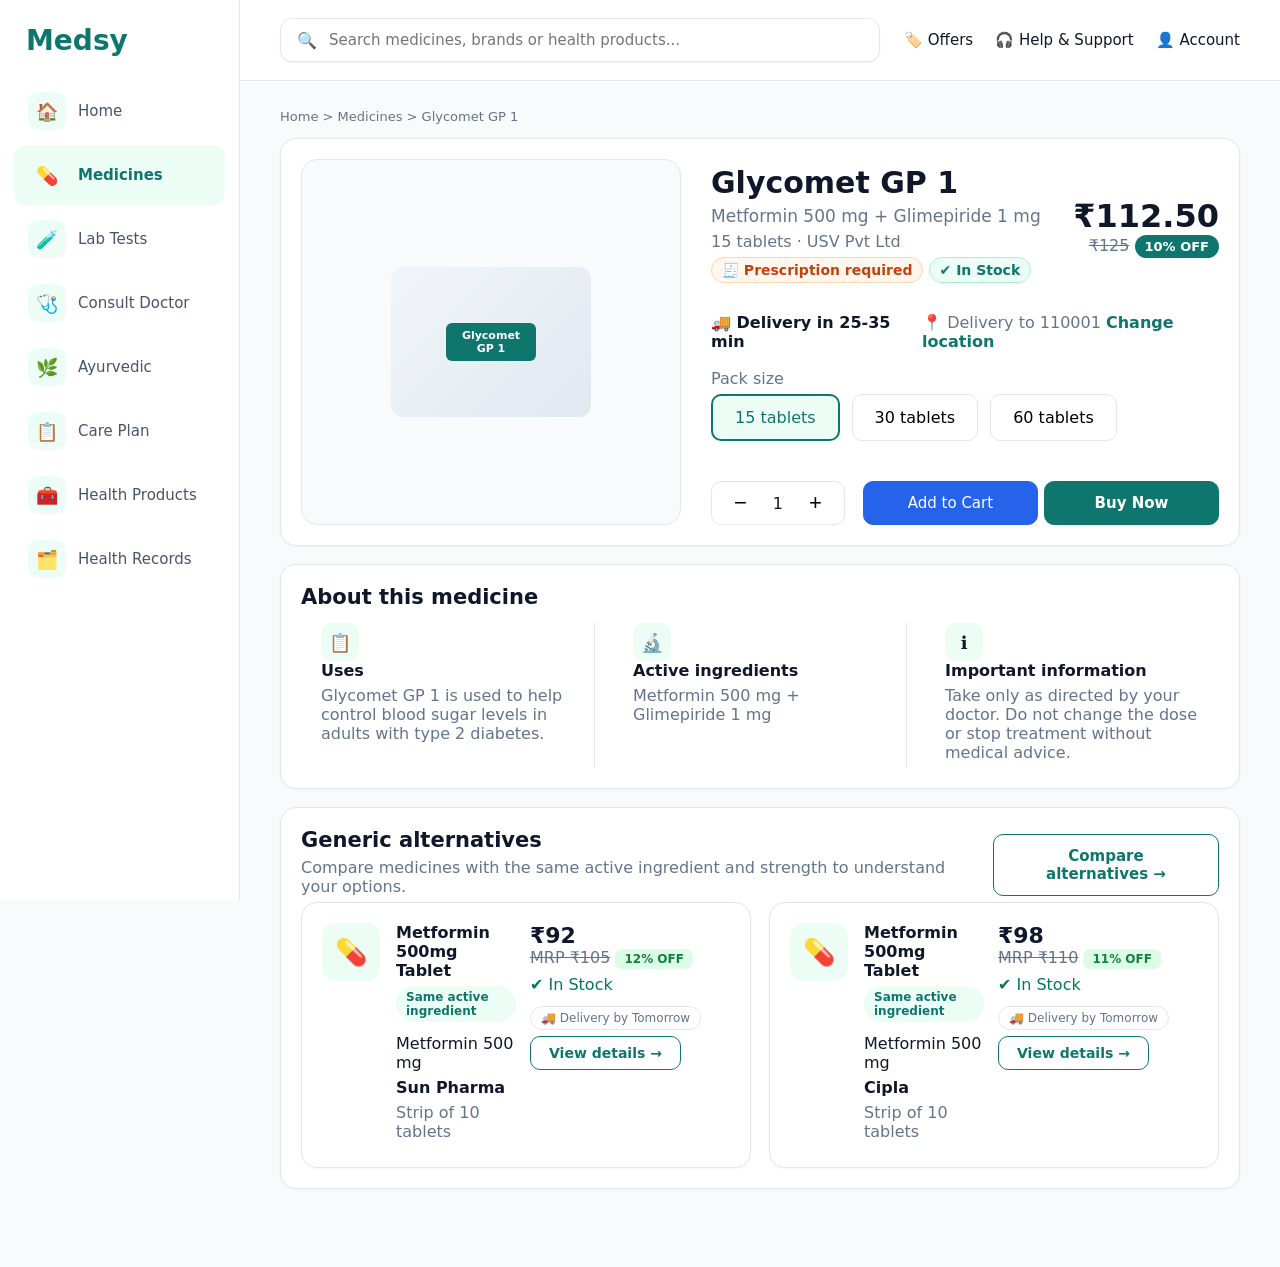
<file: product.html>
<!doctype html>
<html lang="en"><head><meta charset="utf-8"><meta name="viewport" content="width=device-width,initial-scale=1">
<title>Glycomet GP 1 | Medsy</title>
<link rel="stylesheet" href="style.css">
<script type="text/javascript">
    (function(c,l,a,r,i,t,y){
        c[a]=c[a]||function(){(c[a].q=c[a].q||[]).push(arguments)};
        t=l.createElement(r);t.async=1;t.src="https://www.clarity.ms/tag/"+i;
        y=l.getElementsByTagName(r)[0];y.parentNode.insertBefore(t,y);
    })(window, document, "clarity", "script", "z2q4tsum0z");
</script>
</head><body>
<aside class="side"><a class="logo" href="index.html">Medsy</a><a class="nav" href="index.html"><span class="ic">🏠</span>Home</a><a class="nav on" href="search.html"><span class="ic">💊</span>Medicines</a><a class="nav" href="labs.html"><span class="ic">🧪</span>Lab Tests</a><a class="nav" href="doctor.html"><span class="ic">🩺</span>Consult Doctor</a><a class="nav" href="ayurvedic.html"><span class="ic">🌿</span>Ayurvedic</a><a class="nav" href="monthly.html"><span class="ic">📋</span>Care Plan</a><a class="nav" href="products.html"><span class="ic">🧰</span>Health Products</a><a class="nav" href="records.html"><span class="ic">🗂️</span>Health Records</a></aside>
<div class="main">
<header class="top"><form class="search" action="search.html" method="get"><span>🔍</span><input name="q" value="" placeholder="Search medicines, brands or health products..."></form>
<nav class="tl"><a href="products.html">🏷️ Offers</a><a href="doctor.html">🎧 Help &amp; Support</a><a href="records.html">👤 Account</a></nav></header>
<main class="content"><div class="crumb"><a href="index.html">Home</a> &gt; <a href="search.html">Medicines</a> &gt; <span>Glycomet GP 1</span></div>
<div class="card pd"><div class="pimg"><div class="pack" style="--c:#0f766e"><b>Glycomet GP 1</b></div></div><div class="pinfo"><div class="row"><div><h1>Glycomet GP 1</h1><p class="muted lg">Metformin 500 mg + Glimepiride 1 mg</p><p class="muted">15 tablets · USV Pvt Ltd</p>
<p><span class="tag rx">🧾 Prescription required</span> <span class="tag okt">✔ In Stock</span></p></div><div class="ta"><div class="big xl">₹112.50</div><s class="muted">₹125</s> <span class="off dk">10% OFF</span></div></div>
<div class="row mt2"><b>🚚 Delivery in 25-35 min</b><span class="muted">📍 Delivery to 110001 <a class="link" href="#" data-toast="Location picker not available in prototype">Change location</a></span></div>
<p class="muted mt2">Pack size</p><div class="sizes"><button class="size on">15 tablets</button><button class="size">30 tablets</button><button class="size">60 tablets</button></div>
<div class="buy"><div class="qty"><button id="m">−</button><span id="q">1</span><button id="p">+</button></div><button class="btn blue grow" data-toast="Glycomet GP 1 added to cart">Add to Cart</button><a class="btn grow" href="upload.html">Buy Now</a></div></div></div>
<div class="card about"><h2>About this medicine</h2><div class="grid3 nb"><div><div class="ic">📋</div><h4>Uses</h4><p class="muted">Glycomet GP 1 is used to help control blood sugar levels in adults with type 2 diabetes.</p></div>
<div><div class="ic">🔬</div><h4>Active ingredients</h4><p class="muted">Metformin 500 mg + Glimepiride 1 mg</p></div>
<div><div class="ic">ℹ️</div><h4>Important information</h4><p class="muted">Take only as directed by your doctor. Do not change the dose or stop treatment without medical advice.</p></div></div></div>
<div class="card about"><div class="row"><div><h2>Generic alternatives</h2><p class="muted">Compare medicines with the same active ingredient and strength to understand your options.</p></div><a class="btn ghost" href="compare.html">Compare alternatives →</a></div>
<div class="grid2"><div class="card alt"><div class="ic big2">💊</div><div><h4>Metformin 500mg Tablet</h4><span class="tag g2">Same active ingredient</span><p>Metformin 500 mg</p><p><b>Sun Pharma</b></p><p class="muted">Strip of 10 tablets</p></div><div class="ar"><div class="big">₹92</div><s class="muted">MRP ₹105</s> <span class="off">12% OFF</span><p class="ok">✔ In Stock</p><p class="pill">🚚 Delivery by Tomorrow</p><a class="btn ghost sm" href="compare.html">View details →</a></div></div><div class="card alt"><div class="ic big2">💊</div><div><h4>Metformin 500mg Tablet</h4><span class="tag g2">Same active ingredient</span><p>Metformin 500 mg</p><p><b>Cipla</b></p><p class="muted">Strip of 10 tablets</p></div><div class="ar"><div class="big">₹98</div><s class="muted">MRP ₹110</s> <span class="off">11% OFF</span><p class="ok">✔ In Stock</p><p class="pill">🚚 Delivery by Tomorrow</p><a class="btn ghost sm" href="compare.html">View details →</a></div></div></div></div></main></div>
<div id="toast" class="toast"></div>
<script src="app.js"></script>
</body></html>
</file>
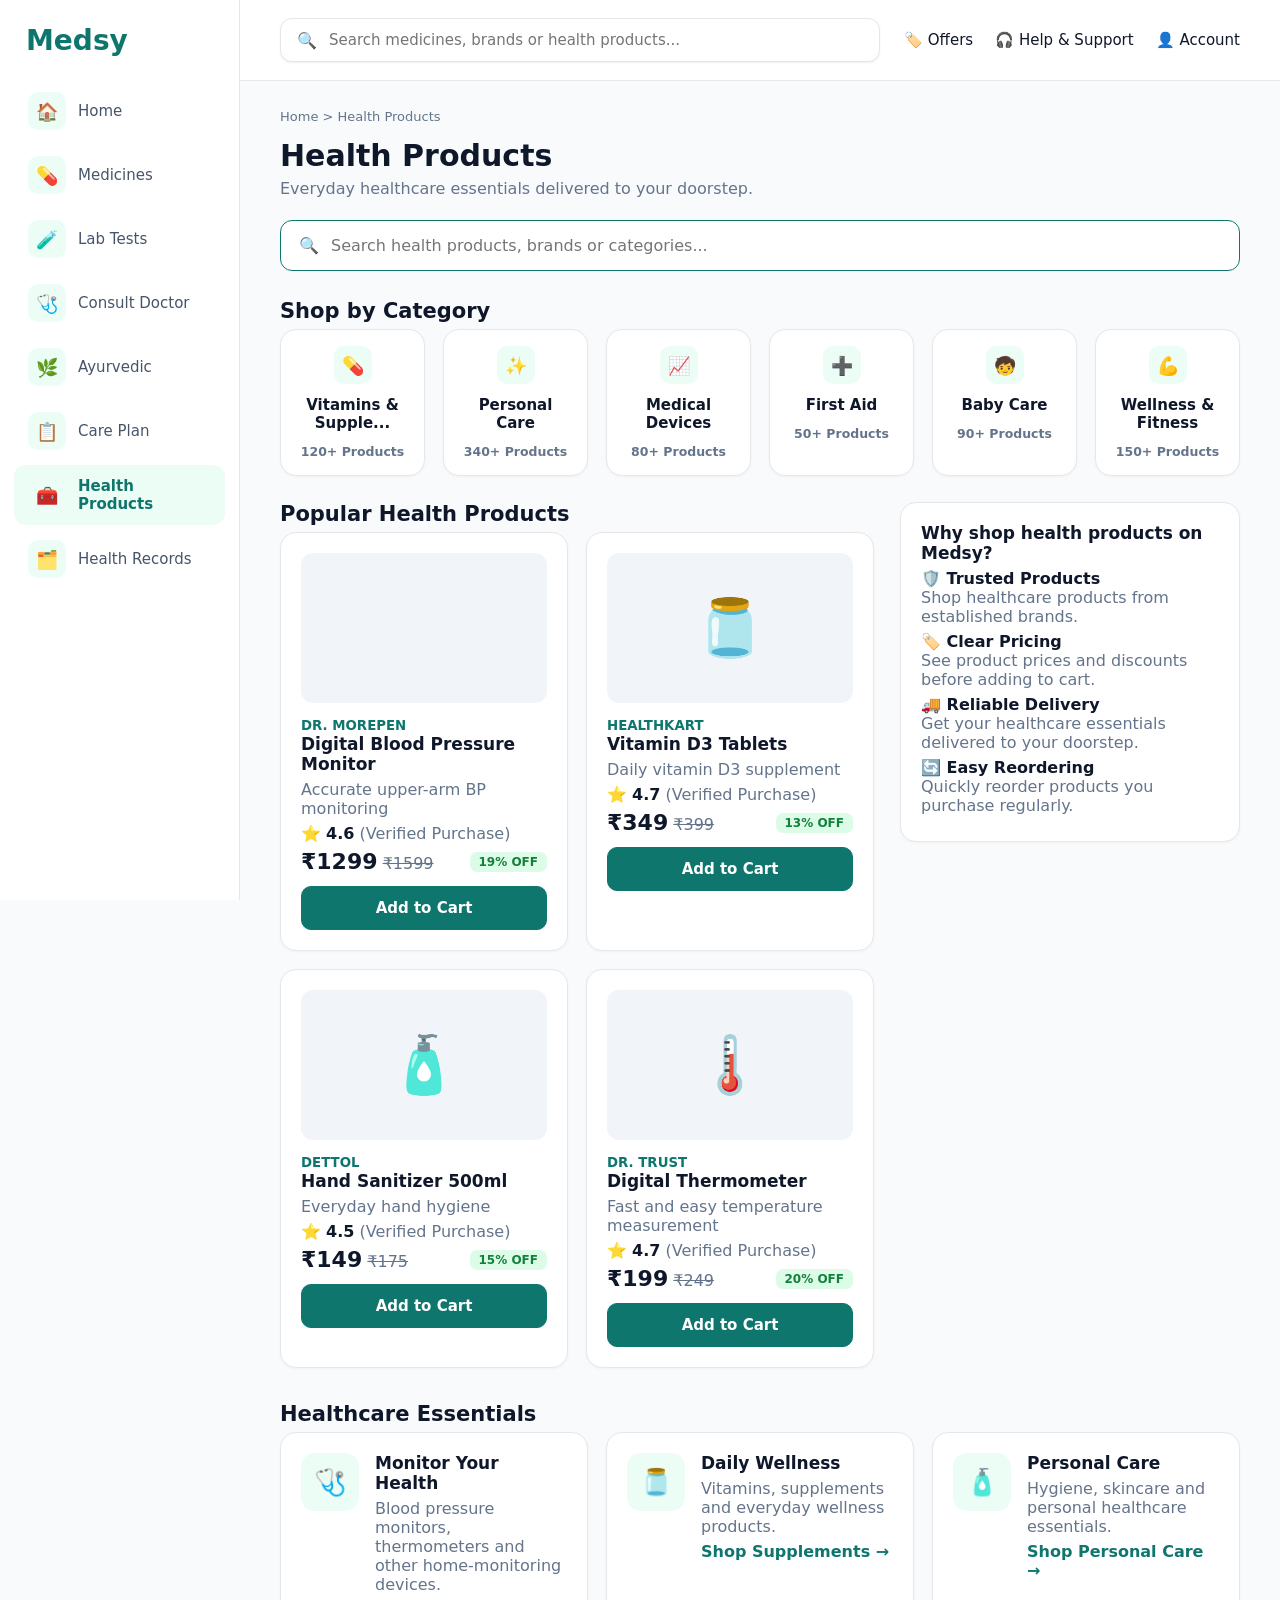
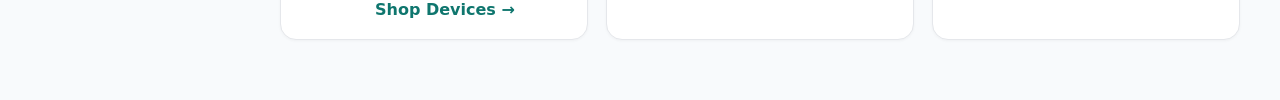
<file: products.html>
<!doctype html>
<html lang="en"><head><meta charset="utf-8"><meta name="viewport" content="width=device-width,initial-scale=1">
<title>Health products | Medsy</title>
<link rel="stylesheet" href="style.css">
<script type="text/javascript">
    (function(c,l,a,r,i,t,y){
        c[a]=c[a]||function(){(c[a].q=c[a].q||[]).push(arguments)};
        t=l.createElement(r);t.async=1;t.src="https://www.clarity.ms/tag/"+i;
        y=l.getElementsByTagName(r)[0];y.parentNode.insertBefore(t,y);
    })(window, document, "clarity", "script", "z2q4tsum0z");
</script>
</head><body>
<aside class="side"><a class="logo" href="index.html">Medsy</a><a class="nav" href="index.html"><span class="ic">🏠</span>Home</a><a class="nav" href="search.html"><span class="ic">💊</span>Medicines</a><a class="nav" href="labs.html"><span class="ic">🧪</span>Lab Tests</a><a class="nav" href="doctor.html"><span class="ic">🩺</span>Consult Doctor</a><a class="nav" href="ayurvedic.html"><span class="ic">🌿</span>Ayurvedic</a><a class="nav" href="monthly.html"><span class="ic">📋</span>Care Plan</a><a class="nav on" href="products.html"><span class="ic">🧰</span>Health Products</a><a class="nav" href="records.html"><span class="ic">🗂️</span>Health Records</a></aside>
<div class="main">
<header class="top"><form class="search" action="search.html" method="get"><span>🔍</span><input name="q" value="" placeholder="Search medicines, brands or health products..."></form>
<nav class="tl"><a href="products.html">🏷️ Offers</a><a href="doctor.html">🎧 Help &amp; Support</a><a href="records.html">👤 Account</a></nav></header>
<main class="content"><div class="crumb"><a href="index.html">Home</a> &gt; <span>Health Products</span></div>
<h1>Health Products</h1><p class="muted">Everyday healthcare essentials delivered to your doorstep.</p>
<div class="bigsearch">🔍 <input placeholder="Search health products, brands or categories..."></div>
<h2>Shop by Category</h2><div class="grid6"><div class="card cat v"><span class="ic">💊</span><b>Vitamins &amp; Supple...</b><small class="muted">120+ Products</small></div><div class="card cat v"><span class="ic">✨</span><b>Personal Care</b><small class="muted">340+ Products</small></div><div class="card cat v"><span class="ic">📈</span><b>Medical Devices</b><small class="muted">80+ Products</small></div><div class="card cat v"><span class="ic">➕</span><b>First Aid</b><small class="muted">50+ Products</small></div><div class="card cat v"><span class="ic">🧒</span><b>Baby Care</b><small class="muted">90+ Products</small></div><div class="card cat v"><span class="ic">💪</span><b>Wellness &amp; Fitness</b><small class="muted">150+ Products</small></div></div>
<div class="split4"><div><h2>Popular Health Products</h2><div class="grid2"><div class="card hp"><div class="aimg"></div><small class="g"><b>DR. MOREPEN</b></small><h3>Digital Blood Pressure Monitor</h3><p class="muted">Accurate upper-arm BP monitoring</p><p>⭐ <b>4.6</b> <span class="muted">(Verified Purchase)</span></p><div class="row"><span><b class="big">₹1299</b> <s class="muted">₹1599</s></span><span class="off">19% OFF</span></div><button class="btn wide" data-toast="Digital Blood Pressure Monitor added to cart">Add to Cart</button></div><div class="card hp"><div class="aimg">🫙</div><small class="g"><b>HEALTHKART</b></small><h3>Vitamin D3 Tablets</h3><p class="muted">Daily vitamin D3 supplement</p><p>⭐ <b>4.7</b> <span class="muted">(Verified Purchase)</span></p><div class="row"><span><b class="big">₹349</b> <s class="muted">₹399</s></span><span class="off">13% OFF</span></div><button class="btn wide" data-toast="Vitamin D3 Tablets added to cart">Add to Cart</button></div><div class="card hp"><div class="aimg">🧴</div><small class="g"><b>DETTOL</b></small><h3>Hand Sanitizer 500ml</h3><p class="muted">Everyday hand hygiene</p><p>⭐ <b>4.5</b> <span class="muted">(Verified Purchase)</span></p><div class="row"><span><b class="big">₹149</b> <s class="muted">₹175</s></span><span class="off">15% OFF</span></div><button class="btn wide" data-toast="Hand Sanitizer 500ml added to cart">Add to Cart</button></div><div class="card hp"><div class="aimg">🌡️</div><small class="g"><b>DR. TRUST</b></small><h3>Digital Thermometer</h3><p class="muted">Fast and easy temperature measurement</p><p>⭐ <b>4.7</b> <span class="muted">(Verified Purchase)</span></p><div class="row"><span><b class="big">₹199</b> <s class="muted">₹249</s></span><span class="off">20% OFF</span></div><button class="btn wide" data-toast="Digital Thermometer added to cart">Add to Cart</button></div></div></div>
<aside class="card why"><h3>Why shop health products on Medsy?</h3><p><b>🛡️ Trusted Products</b><br><span class="muted">Shop healthcare products from established brands.</span></p><p><b>🏷️ Clear Pricing</b><br><span class="muted">See product prices and discounts before adding to cart.</span></p><p><b>🚚 Reliable Delivery</b><br><span class="muted">Get your healthcare essentials delivered to your doorstep.</span></p><p><b>🔄 Easy Reordering</b><br><span class="muted">Quickly reorder products you purchase regularly.</span></p></aside></div>
<h2 class="mt">Healthcare Essentials</h2><div class="grid3"><div class="card pkg"><div class="ic big2">🩺</div><div><h3>Monitor Your Health</h3><p class="muted">Blood pressure monitors, thermometers and other home-monitoring devices.</p><a class="link" href="#" data-toast="Not available in prototype">Shop Devices →</a></div></div><div class="card pkg"><div class="ic big2">🫙</div><div><h3>Daily Wellness</h3><p class="muted">Vitamins, supplements and everyday wellness products.</p><a class="link" href="#" data-toast="Not available in prototype">Shop Supplements →</a></div></div><div class="card pkg"><div class="ic big2">🧴</div><div><h3>Personal Care</h3><p class="muted">Hygiene, skincare and personal healthcare essentials.</p><a class="link" href="#" data-toast="Not available in prototype">Shop Personal Care →</a></div></div></div></main></div>
<div id="toast" class="toast"></div>
<script src="app.js"></script>
</body></html>
</file>
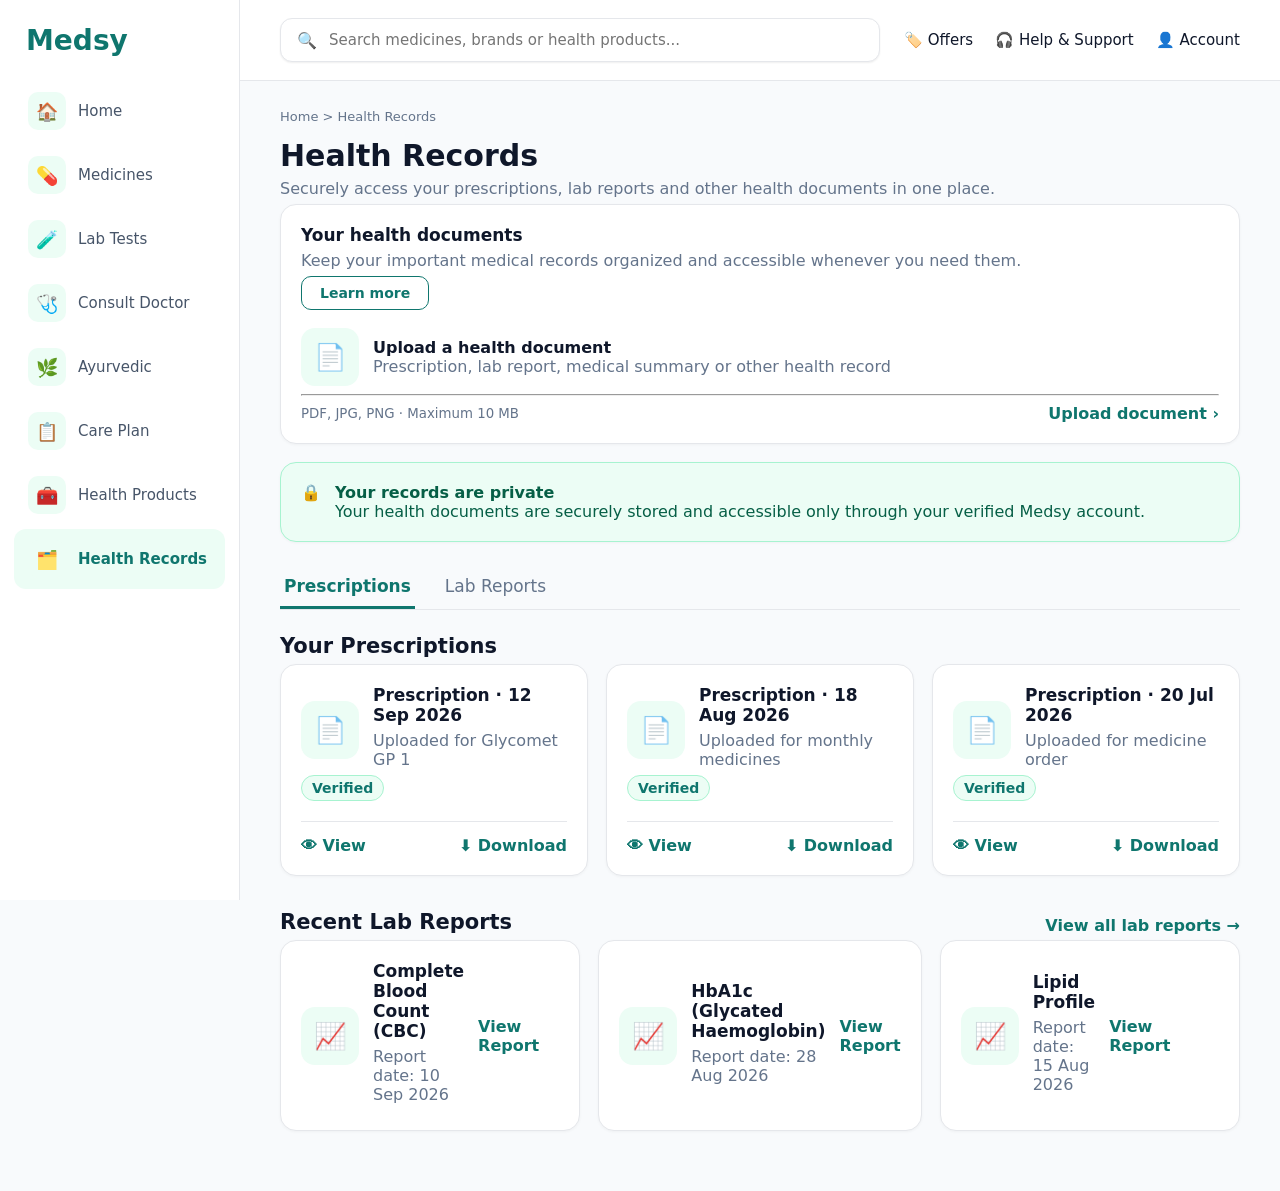
<file: records.html>
<!doctype html>
<html lang="en"><head><meta charset="utf-8"><meta name="viewport" content="width=device-width,initial-scale=1">
<title>Health records | Medsy</title>
<link rel="stylesheet" href="style.css">
<script type="text/javascript">
    (function(c,l,a,r,i,t,y){
        c[a]=c[a]||function(){(c[a].q=c[a].q||[]).push(arguments)};
        t=l.createElement(r);t.async=1;t.src="https://www.clarity.ms/tag/"+i;
        y=l.getElementsByTagName(r)[0];y.parentNode.insertBefore(t,y);
    })(window, document, "clarity", "script", "z2q4tsum0z");
</script>
</head><body>
<aside class="side"><a class="logo" href="index.html">Medsy</a><a class="nav" href="index.html"><span class="ic">🏠</span>Home</a><a class="nav" href="search.html"><span class="ic">💊</span>Medicines</a><a class="nav" href="labs.html"><span class="ic">🧪</span>Lab Tests</a><a class="nav" href="doctor.html"><span class="ic">🩺</span>Consult Doctor</a><a class="nav" href="ayurvedic.html"><span class="ic">🌿</span>Ayurvedic</a><a class="nav" href="monthly.html"><span class="ic">📋</span>Care Plan</a><a class="nav" href="products.html"><span class="ic">🧰</span>Health Products</a><a class="nav on" href="records.html"><span class="ic">🗂️</span>Health Records</a></aside>
<div class="main">
<header class="top"><form class="search" action="search.html" method="get"><span>🔍</span><input name="q" value="" placeholder="Search medicines, brands or health products..."></form>
<nav class="tl"><a href="products.html">🏷️ Offers</a><a href="doctor.html">🎧 Help &amp; Support</a><a href="records.html">👤 Account</a></nav></header>
<main class="content"><div class="crumb"><a href="index.html">Home</a> &gt; <span>Health Records</span></div>
<h1>Health Records</h1><p class="muted">Securely access your prescriptions, lab reports and other health documents in one place.</p>
<div class="card"><h3>Your health documents</h3><p class="muted">Keep your important medical records organized and accessible whenever you need them.</p><a class="btn ghost sm" href="#" data-toast="Not available in prototype">Learn more</a>
<div class="row2 mt2"><div class="ic big2">📄</div><div><b>Upload a health document</b><br><span class="muted">Prescription, lab report, medical summary or other health record</span></div></div><hr><div class="row"><small class="muted">PDF, JPG, PNG · Maximum 10 MB</small><a class="link" href="upload.html">Upload document ›</a></div></div>
<div class="card mint2">🔒 <span><b>Your records are private</b><br>Your health documents are securely stored and accessible only through your verified Medsy account.</span></div>
<div class="tabs"><button class="tab on" data-tab="t1">Prescriptions</button><button class="tab" data-tab="t2">Lab Reports</button></div>
<div id="t1" class="pane on"><h2>Your Prescriptions</h2><div class="grid3"><div class="card rxc"><div class="row2"><div class="ic big2">📄</div><div><h3>Prescription · 12 Sep 2026</h3><p class="muted">Uploaded for Glycomet GP 1</p></div></div><span class="tag okt">Verified</span><hr><div class="row"><a class="link" href="#" data-toast="Viewer not available in prototype">👁 View</a><a class="link" href="#" data-toast="Download not available in prototype">⬇ Download</a></div></div><div class="card rxc"><div class="row2"><div class="ic big2">📄</div><div><h3>Prescription · 18 Aug 2026</h3><p class="muted">Uploaded for monthly medicines</p></div></div><span class="tag okt">Verified</span><hr><div class="row"><a class="link" href="#" data-toast="Viewer not available in prototype">👁 View</a><a class="link" href="#" data-toast="Download not available in prototype">⬇ Download</a></div></div><div class="card rxc"><div class="row2"><div class="ic big2">📄</div><div><h3>Prescription · 20 Jul 2026</h3><p class="muted">Uploaded for medicine order</p></div></div><span class="tag okt">Verified</span><hr><div class="row"><a class="link" href="#" data-toast="Viewer not available in prototype">👁 View</a><a class="link" href="#" data-toast="Download not available in prototype">⬇ Download</a></div></div></div></div>
<div id="t2" class="pane"><h2>Lab Reports</h2><div class="grid3"><div class="card lr"><div class="ic big2">📈</div><div><h3>Complete Blood Count (CBC)</h3><p class="muted">Report date: 10 Sep 2026</p></div><a class="link" href="#" data-toast="Report viewer not available in prototype">View Report</a></div><div class="card lr"><div class="ic big2">📈</div><div><h3>HbA1c (Glycated Haemoglobin)</h3><p class="muted">Report date: 28 Aug 2026</p></div><a class="link" href="#" data-toast="Report viewer not available in prototype">View Report</a></div><div class="card lr"><div class="ic big2">📈</div><div><h3>Lipid Profile</h3><p class="muted">Report date: 15 Aug 2026</p></div><a class="link" href="#" data-toast="Report viewer not available in prototype">View Report</a></div></div></div>
<div class="row mt"><h2>Recent Lab Reports</h2><a class="link" href="#t2" data-tab="t2">View all lab reports →</a></div><div class="grid3"><div class="card lr"><div class="ic big2">📈</div><div><h3>Complete Blood Count (CBC)</h3><p class="muted">Report date: 10 Sep 2026</p></div><a class="link" href="#" data-toast="Report viewer not available in prototype">View Report</a></div><div class="card lr"><div class="ic big2">📈</div><div><h3>HbA1c (Glycated Haemoglobin)</h3><p class="muted">Report date: 28 Aug 2026</p></div><a class="link" href="#" data-toast="Report viewer not available in prototype">View Report</a></div><div class="card lr"><div class="ic big2">📈</div><div><h3>Lipid Profile</h3><p class="muted">Report date: 15 Aug 2026</p></div><a class="link" href="#" data-toast="Report viewer not available in prototype">View Report</a></div></div></main></div>
<div id="toast" class="toast"></div>
<script src="app.js"></script>
</body></html>
</file>
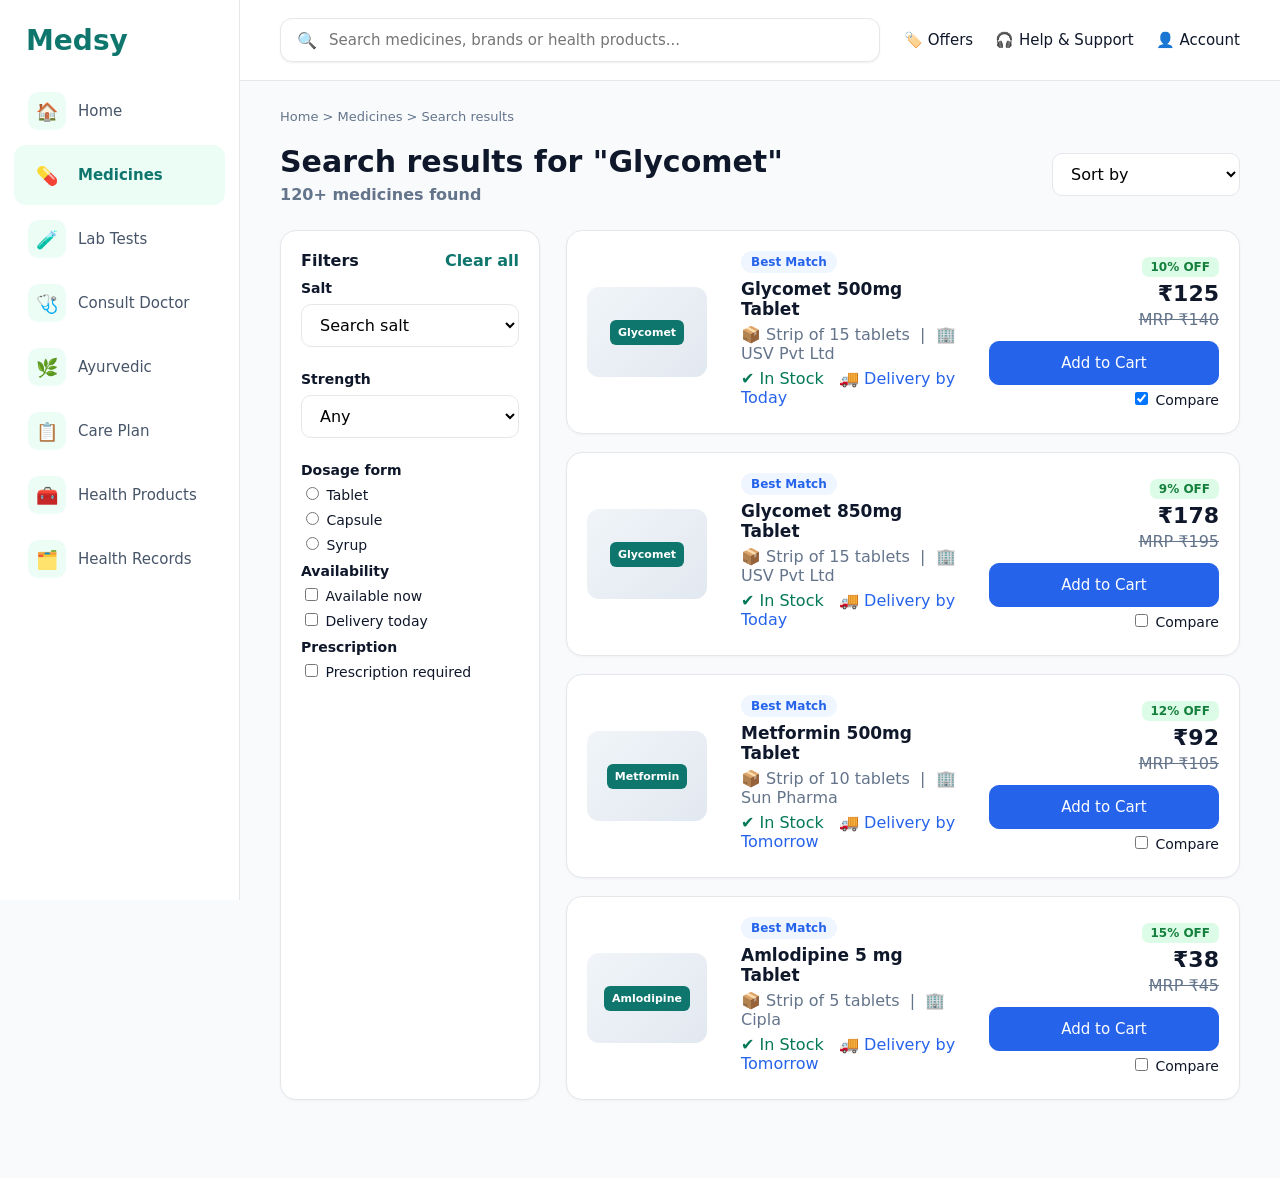
<file: search.html>
<!doctype html>
<html lang="en"><head><meta charset="utf-8"><meta name="viewport" content="width=device-width,initial-scale=1">
<title>Search results | Medsy</title>
<link rel="stylesheet" href="style.css">
<script type="text/javascript">
    (function(c,l,a,r,i,t,y){
        c[a]=c[a]||function(){(c[a].q=c[a].q||[]).push(arguments)};
        t=l.createElement(r);t.async=1;t.src="https://www.clarity.ms/tag/"+i;
        y=l.getElementsByTagName(r)[0];y.parentNode.insertBefore(t,y);
    })(window, document, "clarity", "script", "z2q4tsum0z");
</script>
</head><body>
<aside class="side"><a class="logo" href="index.html">Medsy</a><a class="nav" href="index.html"><span class="ic">🏠</span>Home</a><a class="nav on" href="search.html"><span class="ic">💊</span>Medicines</a><a class="nav" href="labs.html"><span class="ic">🧪</span>Lab Tests</a><a class="nav" href="doctor.html"><span class="ic">🩺</span>Consult Doctor</a><a class="nav" href="ayurvedic.html"><span class="ic">🌿</span>Ayurvedic</a><a class="nav" href="monthly.html"><span class="ic">📋</span>Care Plan</a><a class="nav" href="products.html"><span class="ic">🧰</span>Health Products</a><a class="nav" href="records.html"><span class="ic">🗂️</span>Health Records</a></aside>
<div class="main">
<header class="top"><form class="search" action="search.html" method="get"><span>🔍</span><input name="q" value="" placeholder="Search medicines, brands or health products..."></form>
<nav class="tl"><a href="products.html">🏷️ Offers</a><a href="doctor.html">🎧 Help &amp; Support</a><a href="records.html">👤 Account</a></nav></header>
<main class="content"><div class="crumb"><a href="index.html">Home</a> &gt; <a href="search.html">Medicines</a> &gt; <span>Search results</span></div>
<div class="row"><div><h1 id="rt">Search results for "Glycomet"</h1><p class="muted b">120+ medicines found</p></div><select class="sel"><option>Sort by</option><option>Price: low to high</option><option>Delivery time</option></select></div>
<div class="split"><aside class="card filt"><div class="row"><b>Filters</b><a class="link" href="search.html">Clear all</a></div>
<label>Salt</label><select class="sel w"><option>Search salt</option><option>Metformin</option><option>Amlodipine</option></select>
<label>Strength</label><select class="sel w"><option>Any</option><option>500 mg</option><option>850 mg</option></select>
<label>Dosage form</label><div class="opt"><label><input type="radio" name="d"> Tablet</label><label><input type="radio" name="d"> Capsule</label><label><input type="radio" name="d"> Syrup</label></div>
<label>Availability</label><div class="opt"><label><input type="checkbox"> Available now</label><label><input type="checkbox"> Delivery today</label></div>
<label>Prescription</label><div class="opt"><label><input type="checkbox"> Prescription required</label></div></aside>
<div class="list"><div class="card res"><a href="product.html"><div class="pack" style="--c:#0f766e"><b>Glycomet</b></div></a><div class="rb"><span class="tag">Best Match</span><h3><a href="product.html">Glycomet 500mg Tablet</a></h3>
<p class="muted">📦 Strip of 15 tablets &nbsp;|&nbsp; 🏢 USV Pvt Ltd</p><p><span class="ok">✔ In Stock</span> &nbsp; <span class="blue">🚚 Delivery by Today</span></p></div>
<div class="rr"><span class="off">10% OFF</span><div class="big">₹125</div><s class="muted">MRP ₹140</s><button class="btn blue" data-toast="Glycomet 500mg Tablet added to cart">Add to Cart</button><label class="chk"><input type="checkbox" checked> Compare</label></div></div><div class="card res"><a href="product.html"><div class="pack" style="--c:#0f766e"><b>Glycomet</b></div></a><div class="rb"><span class="tag">Best Match</span><h3><a href="product.html">Glycomet 850mg Tablet</a></h3>
<p class="muted">📦 Strip of 15 tablets &nbsp;|&nbsp; 🏢 USV Pvt Ltd</p><p><span class="ok">✔ In Stock</span> &nbsp; <span class="blue">🚚 Delivery by Today</span></p></div>
<div class="rr"><span class="off">9% OFF</span><div class="big">₹178</div><s class="muted">MRP ₹195</s><button class="btn blue" data-toast="Glycomet 850mg Tablet added to cart">Add to Cart</button><label class="chk"><input type="checkbox" > Compare</label></div></div><div class="card res"><a href="product.html"><div class="pack" style="--c:#0f766e"><b>Metformin</b></div></a><div class="rb"><span class="tag">Best Match</span><h3><a href="product.html">Metformin 500mg Tablet</a></h3>
<p class="muted">📦 Strip of 10 tablets &nbsp;|&nbsp; 🏢 Sun Pharma</p><p><span class="ok">✔ In Stock</span> &nbsp; <span class="blue">🚚 Delivery by Tomorrow</span></p></div>
<div class="rr"><span class="off">12% OFF</span><div class="big">₹92</div><s class="muted">MRP ₹105</s><button class="btn blue" data-toast="Metformin 500mg Tablet added to cart">Add to Cart</button><label class="chk"><input type="checkbox" > Compare</label></div></div><div class="card res"><a href="product.html"><div class="pack" style="--c:#0f766e"><b>Amlodipine</b></div></a><div class="rb"><span class="tag">Best Match</span><h3><a href="product.html">Amlodipine 5 mg Tablet</a></h3>
<p class="muted">📦 Strip of 5 tablets &nbsp;|&nbsp; 🏢 Cipla</p><p><span class="ok">✔ In Stock</span> &nbsp; <span class="blue">🚚 Delivery by Tomorrow</span></p></div>
<div class="rr"><span class="off">15% OFF</span><div class="big">₹38</div><s class="muted">MRP ₹45</s><button class="btn blue" data-toast="Amlodipine 5 mg Tablet added to cart">Add to Cart</button><label class="chk"><input type="checkbox" > Compare</label></div></div></div></div></main></div>
<div id="toast" class="toast"></div>
<script src="app.js"></script>
</body></html>
</file>
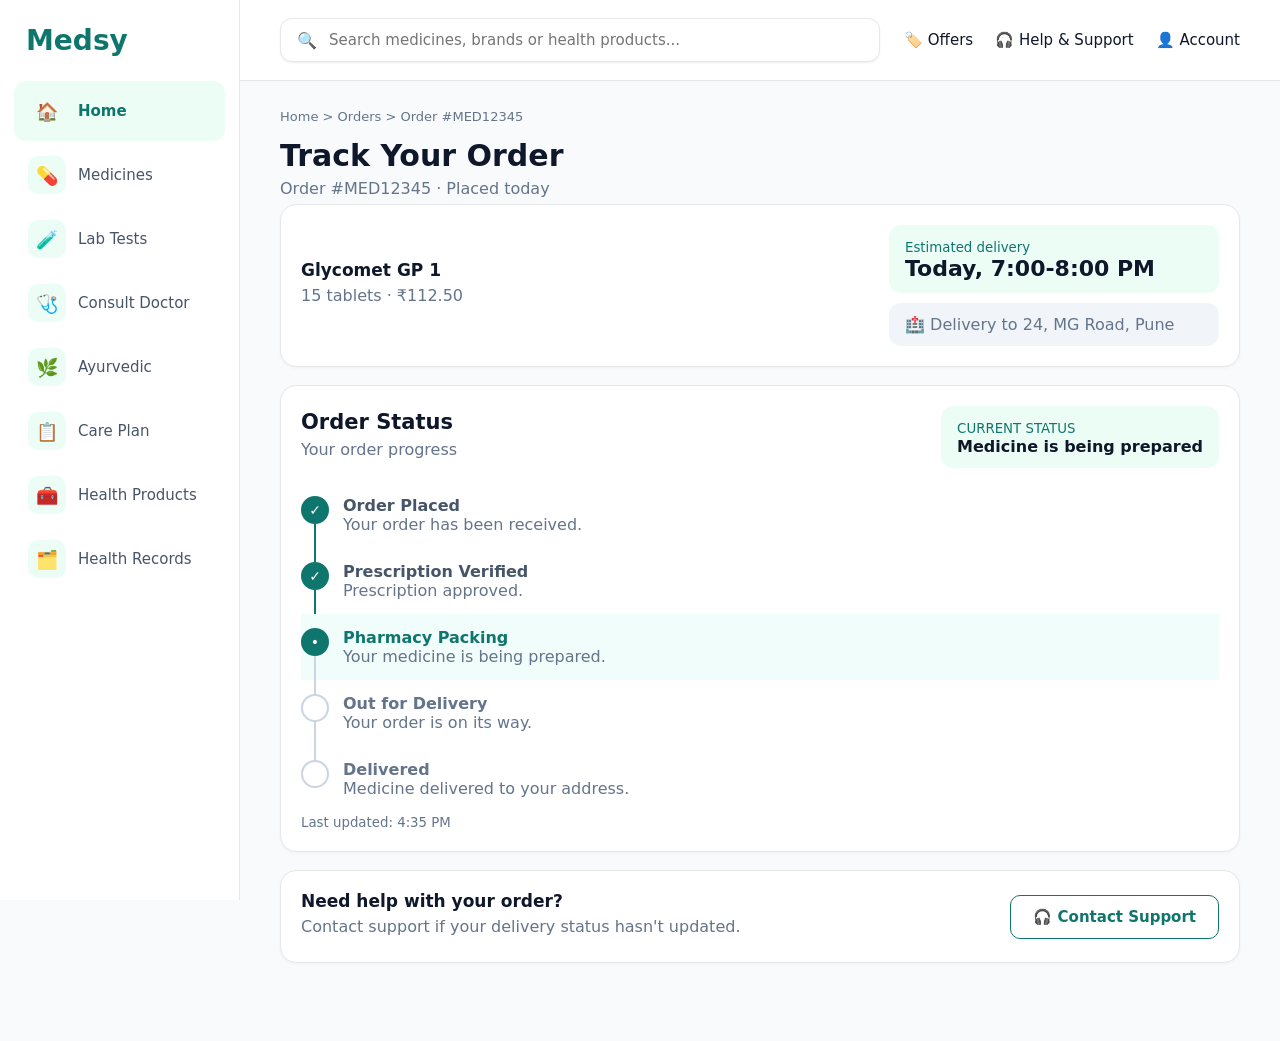
<file: track.html>
<!doctype html>
<html lang="en"><head><meta charset="utf-8"><meta name="viewport" content="width=device-width,initial-scale=1">
<title>Track order | Medsy</title>
<link rel="stylesheet" href="style.css">
<script type="text/javascript">
    (function(c,l,a,r,i,t,y){
        c[a]=c[a]||function(){(c[a].q=c[a].q||[]).push(arguments)};
        t=l.createElement(r);t.async=1;t.src="https://www.clarity.ms/tag/"+i;
        y=l.getElementsByTagName(r)[0];y.parentNode.insertBefore(t,y);
    })(window, document, "clarity", "script", "z2q4tsum0z");
</script>
</head><body>
<aside class="side"><a class="logo" href="index.html">Medsy</a><a class="nav on" href="index.html"><span class="ic">🏠</span>Home</a><a class="nav" href="search.html"><span class="ic">💊</span>Medicines</a><a class="nav" href="labs.html"><span class="ic">🧪</span>Lab Tests</a><a class="nav" href="doctor.html"><span class="ic">🩺</span>Consult Doctor</a><a class="nav" href="ayurvedic.html"><span class="ic">🌿</span>Ayurvedic</a><a class="nav" href="monthly.html"><span class="ic">📋</span>Care Plan</a><a class="nav" href="products.html"><span class="ic">🧰</span>Health Products</a><a class="nav" href="records.html"><span class="ic">🗂️</span>Health Records</a></aside>
<div class="main">
<header class="top"><form class="search" action="search.html" method="get"><span>🔍</span><input name="q" value="" placeholder="Search medicines, brands or health products..."></form>
<nav class="tl"><a href="products.html">🏷️ Offers</a><a href="doctor.html">🎧 Help &amp; Support</a><a href="records.html">👤 Account</a></nav></header>
<main class="content"><div class="crumb"><a href="index.html">Home</a> &gt; <a href="track.html">Orders</a> &gt; <span>Order #MED12345</span></div>
<h1>Track Your Order</h1><p class="muted">Order #MED12345 · Placed today</p>
<div class="card row"><div><h3>Glycomet GP 1</h3><p class="muted">15 tablets · ₹112.50</p></div><div class="eta"><div class="mint"><small class="g">Estimated delivery</small><div class="big">Today, 7:00-8:00 PM</div></div><div class="grey">🏥 Delivery to 24, MG Road, Pune</div></div></div>
<div class="card"><div class="row"><div><h2>Order Status</h2><p class="muted">Your order progress</p></div><div class="mint"><small class="g">CURRENT STATUS</small><br><b>Medicine is being prepared</b></div></div>
<ul class="steps tl2"><li class="done"><i>✓</i><span><b>Order Placed</b><br><span class="muted">Your order has been received.</span></span></li><li class="done"><i>✓</i><span><b>Prescription Verified</b><br><span class="muted">Prescription approved.</span></span></li><li class="cur"><i>•</i><span><b>Pharmacy Packing</b><br><span class="muted">Your medicine is being prepared.</span></span></li><li><i></i><span><b class="muted">Out for Delivery</b><br><span class="muted">Your order is on its way.</span></span></li><li><i></i><span><b class="muted">Delivered</b><br><span class="muted">Medicine delivered to your address.</span></span></li></ul><small class="muted">Last updated: 4:35 PM</small></div>
<div class="card row"><div><h3>Need help with your order?</h3><p class="muted">Contact support if your delivery status hasn't updated.</p></div><button class="btn ghost" data-toast="Support chat not available in prototype">🎧 Contact Support</button></div></main></div>
<div id="toast" class="toast"></div>
<script src="app.js"></script>
</body></html>
</file>
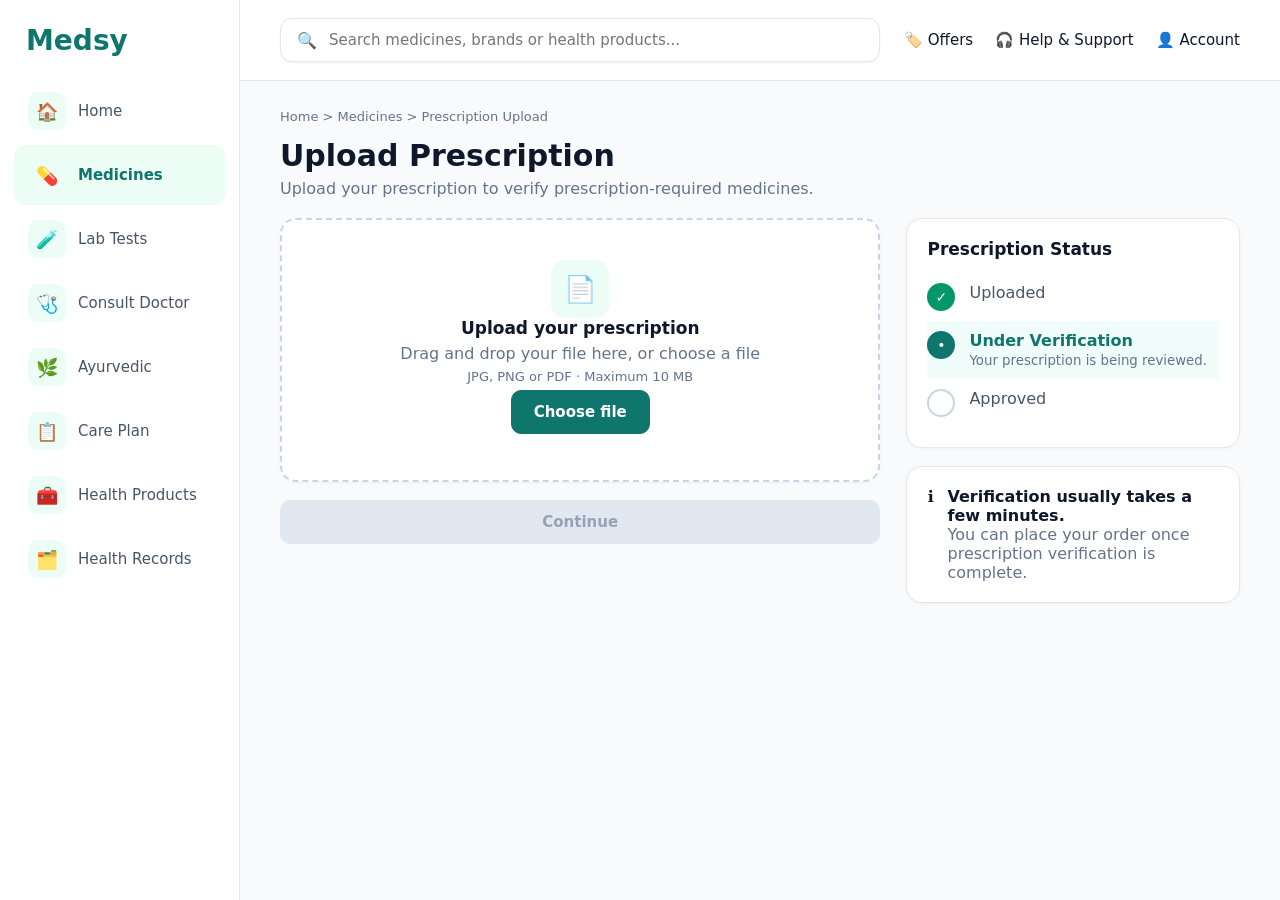
<file: upload.html>
<!doctype html>
<html lang="en"><head><meta charset="utf-8"><meta name="viewport" content="width=device-width,initial-scale=1">
<title>Upload prescription | Medsy</title>
<link rel="stylesheet" href="style.css">
<script type="text/javascript">
    (function(c,l,a,r,i,t,y){
        c[a]=c[a]||function(){(c[a].q=c[a].q||[]).push(arguments)};
        t=l.createElement(r);t.async=1;t.src="https://www.clarity.ms/tag/"+i;
        y=l.getElementsByTagName(r)[0];y.parentNode.insertBefore(t,y);
    })(window, document, "clarity", "script", "z2q4tsum0z");
</script>
</head><body>
<aside class="side"><a class="logo" href="index.html">Medsy</a><a class="nav" href="index.html"><span class="ic">🏠</span>Home</a><a class="nav on" href="search.html"><span class="ic">💊</span>Medicines</a><a class="nav" href="labs.html"><span class="ic">🧪</span>Lab Tests</a><a class="nav" href="doctor.html"><span class="ic">🩺</span>Consult Doctor</a><a class="nav" href="ayurvedic.html"><span class="ic">🌿</span>Ayurvedic</a><a class="nav" href="monthly.html"><span class="ic">📋</span>Care Plan</a><a class="nav" href="products.html"><span class="ic">🧰</span>Health Products</a><a class="nav" href="records.html"><span class="ic">🗂️</span>Health Records</a></aside>
<div class="main">
<header class="top"><form class="search" action="search.html" method="get"><span>🔍</span><input name="q" value="" placeholder="Search medicines, brands or health products..."></form>
<nav class="tl"><a href="products.html">🏷️ Offers</a><a href="doctor.html">🎧 Help &amp; Support</a><a href="records.html">👤 Account</a></nav></header>
<main class="content"><div class="crumb"><a href="index.html">Home</a> &gt; <a href="search.html">Medicines</a> &gt; <span>Prescription Upload</span></div>
<h1>Upload Prescription</h1><p class="muted">Upload your prescription to verify prescription-required medicines.</p>
<div class="split2"><div><div class="card drop" id="drop"><div class="ic big2">📄</div><h3>Upload your prescription</h3><p class="muted">Drag and drop your file here, or choose a file</p><p class="muted sm2">JPG, PNG or PDF · Maximum 10 MB</p><input type="file" id="file" accept=".jpg,.jpeg,.png,.pdf" hidden><button class="btn" id="choose">Choose file</button><p id="fname" class="ok"></p></div>
<a class="btn dis" id="cont" href="#">Continue</a></div>
<div><div class="card stat"><h3>Prescription Status</h3><ul class="steps"><li class="done" id="s1"><i>✓</i>Uploaded</li><li class="cur" id="s2"><i>•</i><span><b>Under Verification</b><br><small class="muted">Your prescription is being reviewed.</small></span></li><li id="s3"><i></i>Approved</li></ul></div>
<div class="card info">ℹ️ <span><b>Verification usually takes a few minutes.</b><br><span class="muted">You can place your order once prescription verification is complete.</span></span></div></div></div></main></div>
<div id="toast" class="toast"></div>
<script src="app.js"></script>
</body></html>
</file>
<file: style.css>
*{box-sizing:border-box}
:root{--t:#0f766e;--tl:#ecfdf5;--b:#2563eb;--bg:#f8fafc;--bd:#e5e7eb;--tx:#0f172a;--mu:#64748b}
body{margin:0;font-family:Inter,system-ui,-apple-system,Segoe UI,Roboto,sans-serif;background:var(--bg);color:var(--tx);display:flex;min-height:100vh}
a{color:inherit;text-decoration:none}
.side{width:240px;background:#fff;border-right:1px solid var(--bd);padding:24px 14px;position:sticky;top:0;height:100vh;flex-shrink:0}
.logo{display:block;font-size:28px;font-weight:700;color:var(--t);padding:0 12px 24px}
.nav{display:flex;align-items:center;gap:12px;padding:11px 14px;border-radius:12px;color:#475569;font-size:15px;margin-bottom:4px}
.nav.on{background:var(--tl);color:var(--t);font-weight:600}.nav:hover{background:#f1f5f9}.nav.on:hover{background:var(--tl)}
.main{flex:1;min-width:0}
.top{display:flex;align-items:center;gap:24px;padding:18px 40px;background:#fff;border-bottom:1px solid var(--bd)}
.search{flex:1;max-width:620px;display:flex;align-items:center;gap:10px;border:1px solid var(--bd);border-radius:12px;padding:11px 16px;background:#fff;box-shadow:0 1px 2px #0001}
.search input{border:0;outline:0;flex:1;font:inherit;font-size:15px}
.tl{display:flex;gap:22px;font-size:15px;margin-left:auto}
.content{padding:28px 40px 60px;max-width:1300px}
h1{font-size:30px;margin:6px 0 6px}h2{font-size:21px;margin:0 0 6px}h3{font-size:17px;margin:0 0 4px}h4{margin:0 0 6px}
.mt{margin-top:34px}.mt2{margin-top:18px}.muted{color:var(--mu)}.b{font-weight:600}.lg{font-size:17px}.sm2{font-size:13px}.right{text-align:right}.xl2{font-size:22px;font-weight:600}
p{margin:6px 0}
.crumb{font-size:13px;color:var(--mu);margin-bottom:14px}.crumb a:hover{color:var(--t)}
.card{background:#fff;border:1px solid var(--bd);border-radius:16px;padding:20px;margin-bottom:18px;box-shadow:0 1px 3px #0000000a}
.row{display:flex;justify-content:space-between;align-items:center;gap:14px}.row2{display:flex;align-items:center;gap:14px}
.grid2,.grid3,.grid4,.grid6{display:grid;gap:18px}
.grid2{grid-template-columns:repeat(2,1fr)}.grid3{grid-template-columns:repeat(3,1fr)}.grid4{grid-template-columns:repeat(4,1fr)}.grid6{grid-template-columns:repeat(6,1fr)}
.grid3>.card,.grid2>.card,.grid4>.card,.grid6>.card{margin-bottom:0}
.nb{margin-top:14px}
.btn{display:inline-block;background:var(--t);color:#fff;border:1px solid var(--t);border-radius:10px;padding:12px 22px;font:inherit;font-weight:600;font-size:15px;cursor:pointer;text-align:center}
.btn:hover{filter:brightness(1.08)}.btn.sm{padding:8px 18px;font-size:14px}.btn.wide{width:100%;margin-top:12px}.btn.grow{flex:1}
.btn.ghost{background:#fff;color:var(--t)}.btn.blue{background:var(--b);border-color:var(--b);color:#fff}
.btn.dis{background:#e2e8f0;border-color:#e2e8f0;color:#94a3b8;cursor:not-allowed;display:block}
.btn.dis.wide{display:block}
.link{color:var(--t);font-weight:600}.link:hover{text-decoration:underline}
.ok{color:#047857;font-weight:500}.warn{color:#d97706;font-weight:500}.blue{color:var(--b);font-weight:500}.g{color:var(--t)}
.dot{display:inline-block;width:9px;height:9px;border-radius:50%;background:var(--t);margin-right:8px}.dot.o{background:#d97706}
.price,.big{font-weight:700}.big{font-size:22px}.xl{font-size:32px}
.off{background:#dcfce7;color:#15803d;font-size:12px;font-weight:700;padding:3px 9px;border-radius:7px;display:inline-block}.off.dk{background:var(--t);color:#fff;font-size:13px;padding:4px 10px;border-radius:999px}
.tag{display:inline-block;font-size:12px;font-weight:600;padding:4px 10px;border-radius:999px;background:#eff6ff;color:var(--b);margin-bottom:6px}
.tag.g2,.tag.okt{background:var(--tl);color:var(--t)}.tag.rx{background:#fff7ed;color:#c2410c;border:1px solid #fed7aa;font-size:14px}.tag.okt{border:1px solid #a7f3d0;font-size:14px}
.ic{display:inline-flex;align-items:center;justify-content:center;width:38px;height:38px;border-radius:10px;background:var(--tl);font-size:18px;flex-shrink:0}.ic.big2{width:58px;height:58px;font-size:26px;border-radius:14px}
.pack{width:120px;height:90px;border-radius:12px;background:linear-gradient(135deg,#f1f5f9,#e2e8f0);display:flex;align-items:center;justify-content:center;position:relative;flex-shrink:0}
.pack b{background:var(--c);color:#fff;font-size:11px;padding:6px 8px;border-radius:6px;text-align:center;max-width:90px}
.hero{display:flex;justify-content:space-between;align-items:center;gap:30px;background:linear-gradient(135deg,#f0fdfa,#f8fafc);border-radius:22px;padding:34px 40px;margin-bottom:30px}
.hero h1{font-size:38px;line-height:1.15}.hero .g{color:var(--t)}.hero p{max-width:520px;color:#475569;font-size:17px}.hero .btn{margin-top:10px}
.heroimg{font-size:70px;width:340px;height:170px;background:#d1ede7;border-radius:18px;display:flex;align-items:center;justify-content:center;flex-shrink:0}
.qa{display:flex;flex-direction:column;gap:6px}.qa:hover,.cat:hover,.near:hover{border-color:var(--t)}
.mm{display:flex;justify-content:space-between;align-items:flex-end}.near{display:grid;grid-template-columns:110px 1fr;gap:16px}.near .link{grid-column:1/-1;border-top:1px solid var(--bd);padding-top:12px}
.cat{display:flex;align-items:center;gap:12px;font-weight:600;font-size:15px;padding:16px}.cat.v{flex-direction:column;text-align:center}
.warn+.price{margin-top:4px}
.row .sel,.sel{border:1px solid var(--bd);background:#fff;border-radius:10px;padding:10px 14px;font:inherit}.sel.w{width:100%;margin:6px 0 14px}
.split{display:grid;grid-template-columns:260px 1fr;gap:26px;margin-top:20px}.filt label{display:block;font-weight:600;font-size:14px;margin:10px 0 2px}.opt label{font-weight:400;margin:6px 0;display:block}
.res{display:grid;grid-template-columns:130px 1fr 230px;gap:24px;align-items:center}.rr{display:flex;flex-direction:column;align-items:flex-end;gap:4px}.rr .btn{width:100%;margin-top:8px}.chk{font-size:14px}
.pd{display:grid;grid-template-columns:380px 1fr;gap:30px}.pimg{background:#f8fafc;border:1px solid var(--bd);border-radius:16px;display:flex;align-items:center;justify-content:center;min-height:300px}.pimg .pack{width:200px;height:150px}
.ta{text-align:right}.sizes{display:flex;gap:12px;margin-top:6px}.size{border:1px solid var(--bd);background:#fff;border-radius:10px;padding:12px 22px;font:inherit;cursor:pointer}.size.on{border:2px solid var(--t);background:var(--tl);color:var(--t)}
.buy{display:flex;gap:6px;margin-top:40px;align-items:stretch}.qty{display:flex;align-items:center;gap:20px;border:1px solid var(--bd);border-radius:10px;padding:0 16px;margin-right:12px}.qty button{border:0;background:none;font-size:22px;cursor:pointer}
.about .grid3>div{padding:0 20px;border-right:1px solid var(--bd)}.about .grid3>div:last-child{border:0}
.alt{display:grid;grid-template-columns:60px 1fr 200px;gap:14px}.ar{text-align:left}.pill{display:inline-block;border:1px solid var(--bd);border-radius:999px;padding:4px 10px;font-size:12px;color:var(--mu)}
.sel1{display:flex;justify-content:space-between;align-items:center}
.tbl{padding:0;overflow:hidden}table{width:100%;border-collapse:collapse}th{font-size:12px;letter-spacing:.05em;color:var(--mu);text-align:left;padding:16px 22px}td{padding:16px 22px;border-top:1px solid #f1f5f9;vertical-align:top}td:first-child{width:25%}.cur{background:#f0fdfa}
.split2{display:grid;grid-template-columns:1.8fr 1fr;gap:26px;margin-top:20px;align-items:start}.drop{border:2px dashed #cbd5e1;text-align:center;padding:40px 20px;cursor:pointer}.drop.hov{border-color:var(--t);background:var(--tl)}
.stat{margin-bottom:18px}.steps{list-style:none;padding:0;margin:14px 0 0}.steps li{display:flex;gap:14px;align-items:flex-start;padding:10px 0;position:relative;color:#475569}
.steps i{width:28px;height:28px;border-radius:50%;border:2px solid #cbd5e1;display:flex;align-items:center;justify-content:center;font-style:normal;font-size:14px;color:#fff;flex-shrink:0}
.steps li.done i{background:#059669;border-color:#059669}.steps li.cur i{background:var(--t);border-color:var(--t)}.steps li.cur{color:var(--t)}
.info{display:flex;gap:14px;align-items:flex-start}
.split3{display:grid;grid-template-columns:1fr 360px;gap:28px}.stepper{display:flex;align-items:center;gap:12px;margin:18px 0 22px}.stepper hr{width:40px;border:0;border-top:2px solid var(--t);margin:0}.sd{color:var(--t);font-weight:600}.sn{color:var(--mu)}
.pay{display:flex;align-items:center;gap:12px;border:1px solid var(--bd);border-radius:10px;padding:14px 16px;margin-top:10px;cursor:pointer}.pay.on{border:2px solid var(--t);background:#f0fdfa}
.sum hr,.rxc hr,.dr hr{border:0;border-top:1px solid var(--bd);margin:14px 0}.sum .row{margin:8px 0}.remind{border:1.5px solid var(--t);background:#f0fdfa;border-radius:12px;padding:14px;margin:18px 0}
.mint{background:#ecfdf5;border-radius:12px;padding:12px 16px}.grey{background:#f1f5f9;border-radius:12px;padding:12px 16px;margin-top:10px;color:var(--mu)}.eta{min-width:330px}
.tl2 li{padding:14px 0}.tl2 li:not(:last-child)::after{content:"";position:absolute;left:13px;top:42px;bottom:-14px;border-left:2px solid #cbd5e1}.tl2 li.done:not(:last-child)::after{border-color:var(--t)}.tl2 li.done i{background:var(--t);border-color:var(--t)}
.mrow{display:grid;grid-template-columns:100px 1fr 240px;gap:20px;align-items:start}.mr{text-align:left}.stats>div+div{border-left:1px solid var(--bd);padding-left:30px}
.tog{display:flex;align-items:center;gap:10px;font-weight:600}
.bigsearch{display:flex;gap:10px;align-items:center;border:1.5px solid var(--t);border-radius:12px;padding:14px 18px;background:#fff;margin:22px 0 28px}.bigsearch input{flex:1;border:0;outline:0;font:inherit;font-size:16px}
.split4{display:grid;grid-template-columns:1fr 340px;gap:26px;margin-top:26px;align-items:start}
.pkg{display:flex;gap:16px}.cons.hl{background:#f0fdfa;border-color:#a7f3d0}.cons .row{margin-top:26px}.spec .ic{margin-bottom:10px}
.av{width:56px;height:56px;border-radius:50%;background:#d1ede7;display:flex;align-items:center;justify-content:center;font-size:28px}
.aimg{height:150px;background:#f1f5f9;border-radius:12px;margin-bottom:12px;display:flex;align-items:center;justify-content:center;font-size:56px}
.rate{background:#fef3c7;color:#b45309;font-size:13px;font-weight:600;padding:3px 8px;border-radius:7px}
.mint2{background:#ecfdf5;border-color:#a7f3d0;display:flex;gap:14px;color:#065f46}
.tabs{display:flex;gap:26px;border-bottom:1px solid var(--bd);margin:24px 0}.tab{background:none;border:0;font:inherit;font-size:17px;padding:10px 4px;color:var(--mu);cursor:pointer;border-bottom:3px solid transparent}.tab.on{color:var(--t);font-weight:600;border-color:var(--t)}.pane{display:none}.pane.on{display:block}
.lr{display:grid;grid-template-columns:58px 1fr auto;gap:14px;align-items:center}
.toast{position:fixed;bottom:26px;left:50%;transform:translateX(-50%) translateY(20px);background:#0f172a;color:#fff;padding:12px 22px;border-radius:12px;opacity:0;transition:.25s;pointer-events:none;z-index:9}.toast.show{opacity:1;transform:translateX(-50%)}
@media(max-width:1000px){.side{display:none}.grid3,.grid4,.grid2,.grid6{grid-template-columns:repeat(2,1fr)}.res,.pd,.split,.split2,.split3,.split4,.alt,.mrow{grid-template-columns:1fr}.hero{flex-direction:column}.heroimg{width:100%}.content{padding:20px}.top{padding:14px 20px}.tl{display:none}.eta{min-width:0}.row{flex-wrap:wrap}}
</file>
